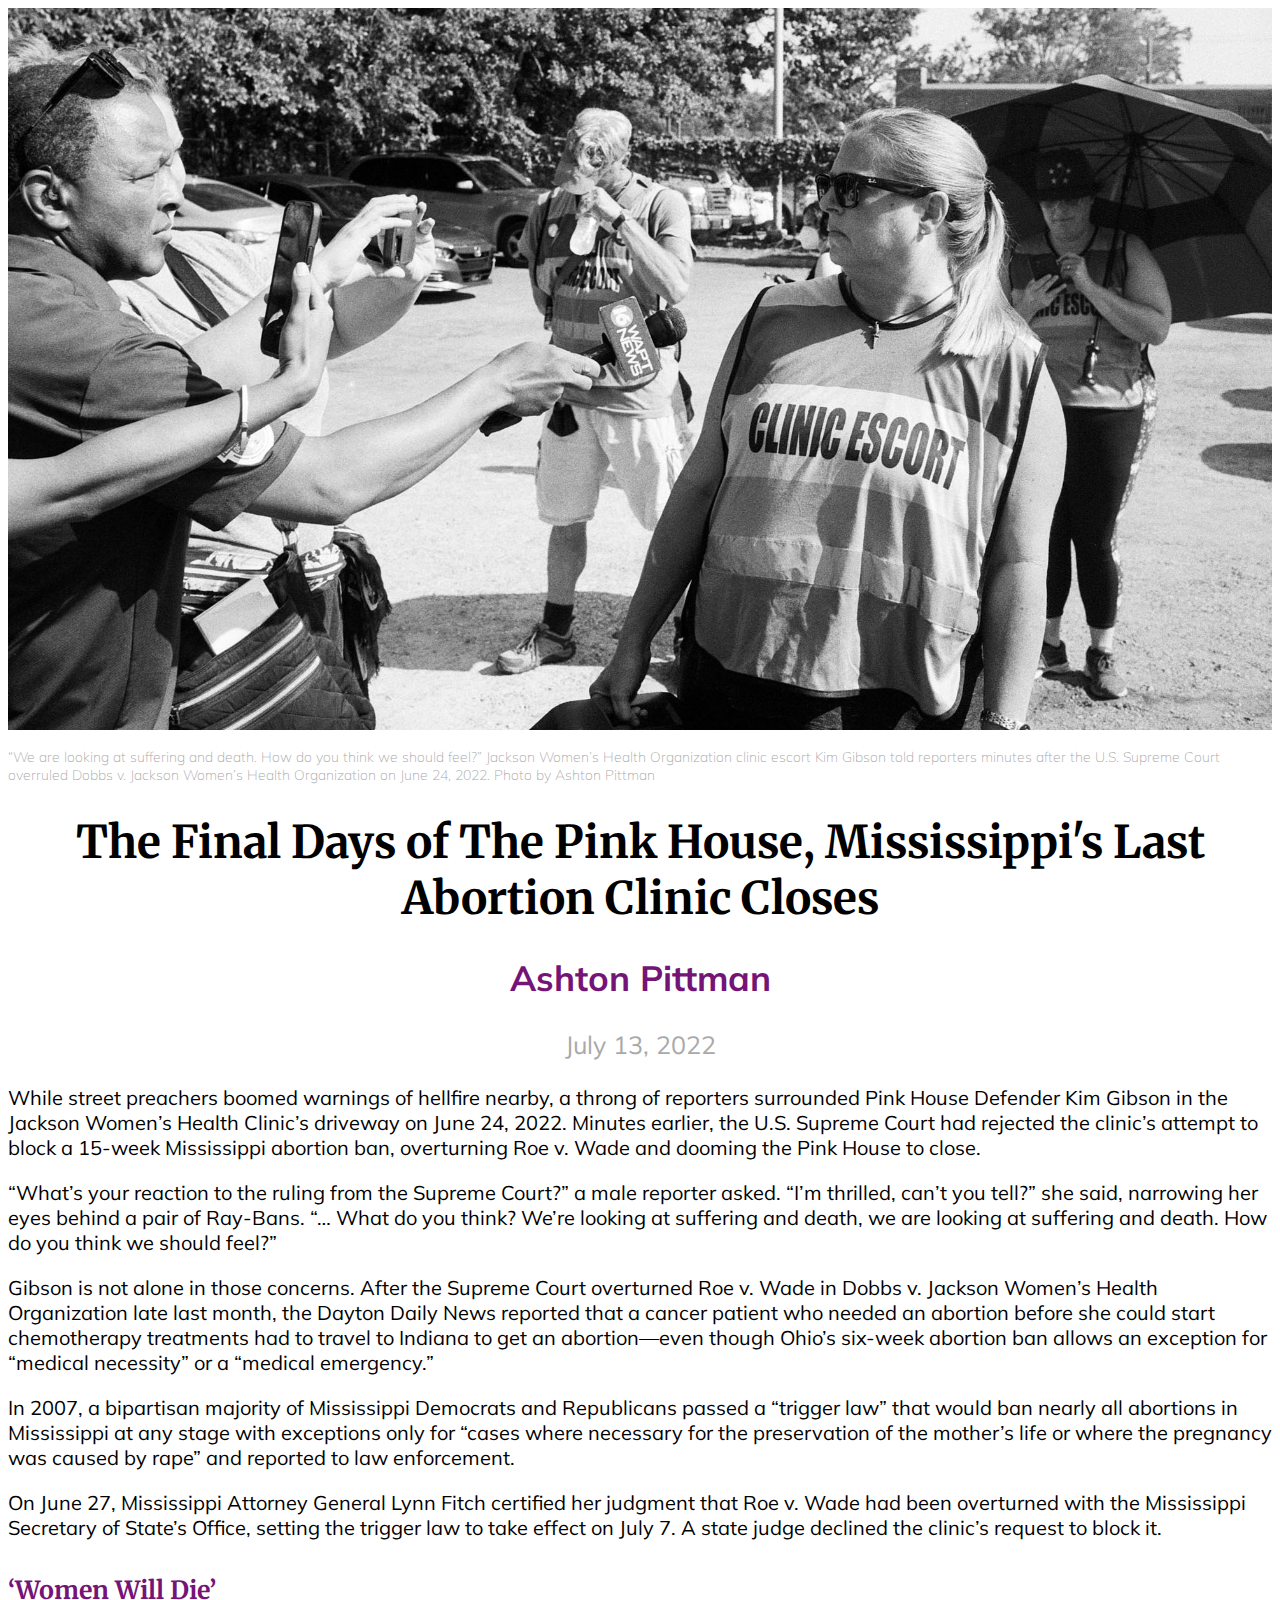
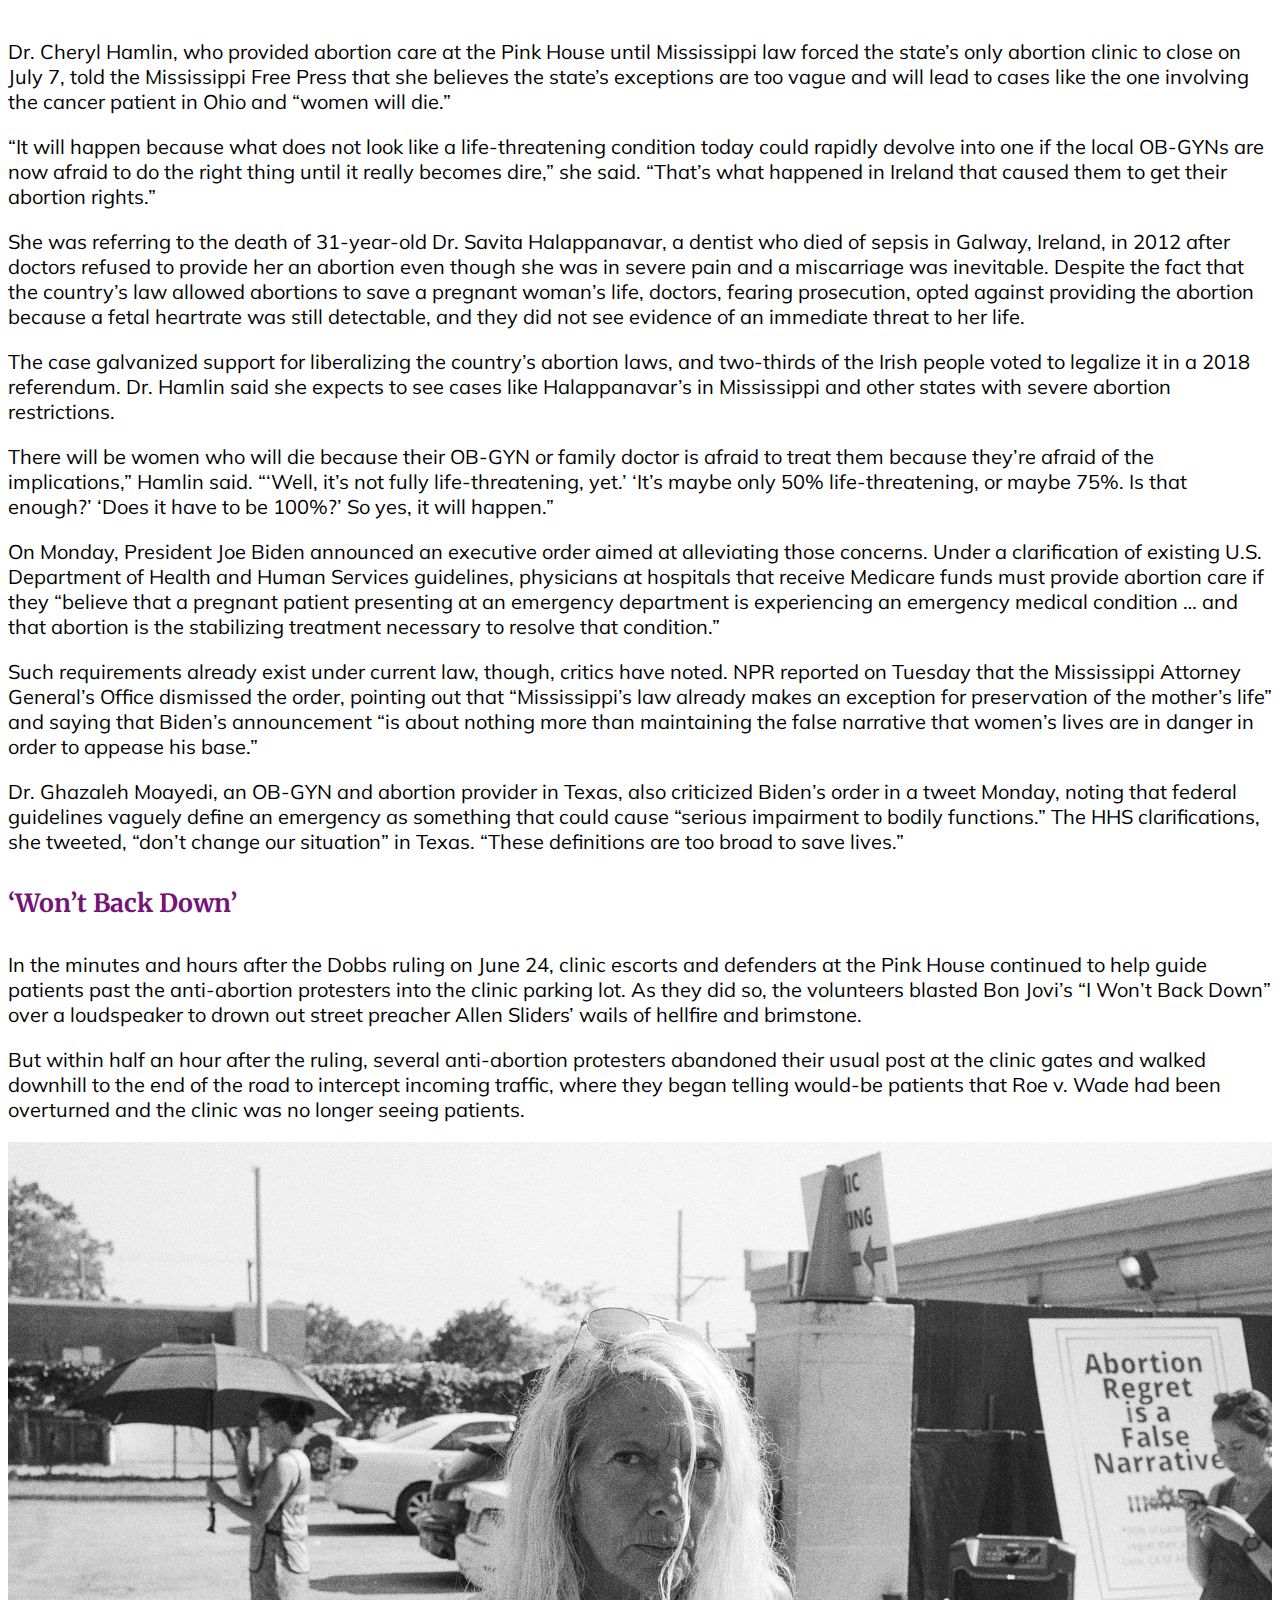
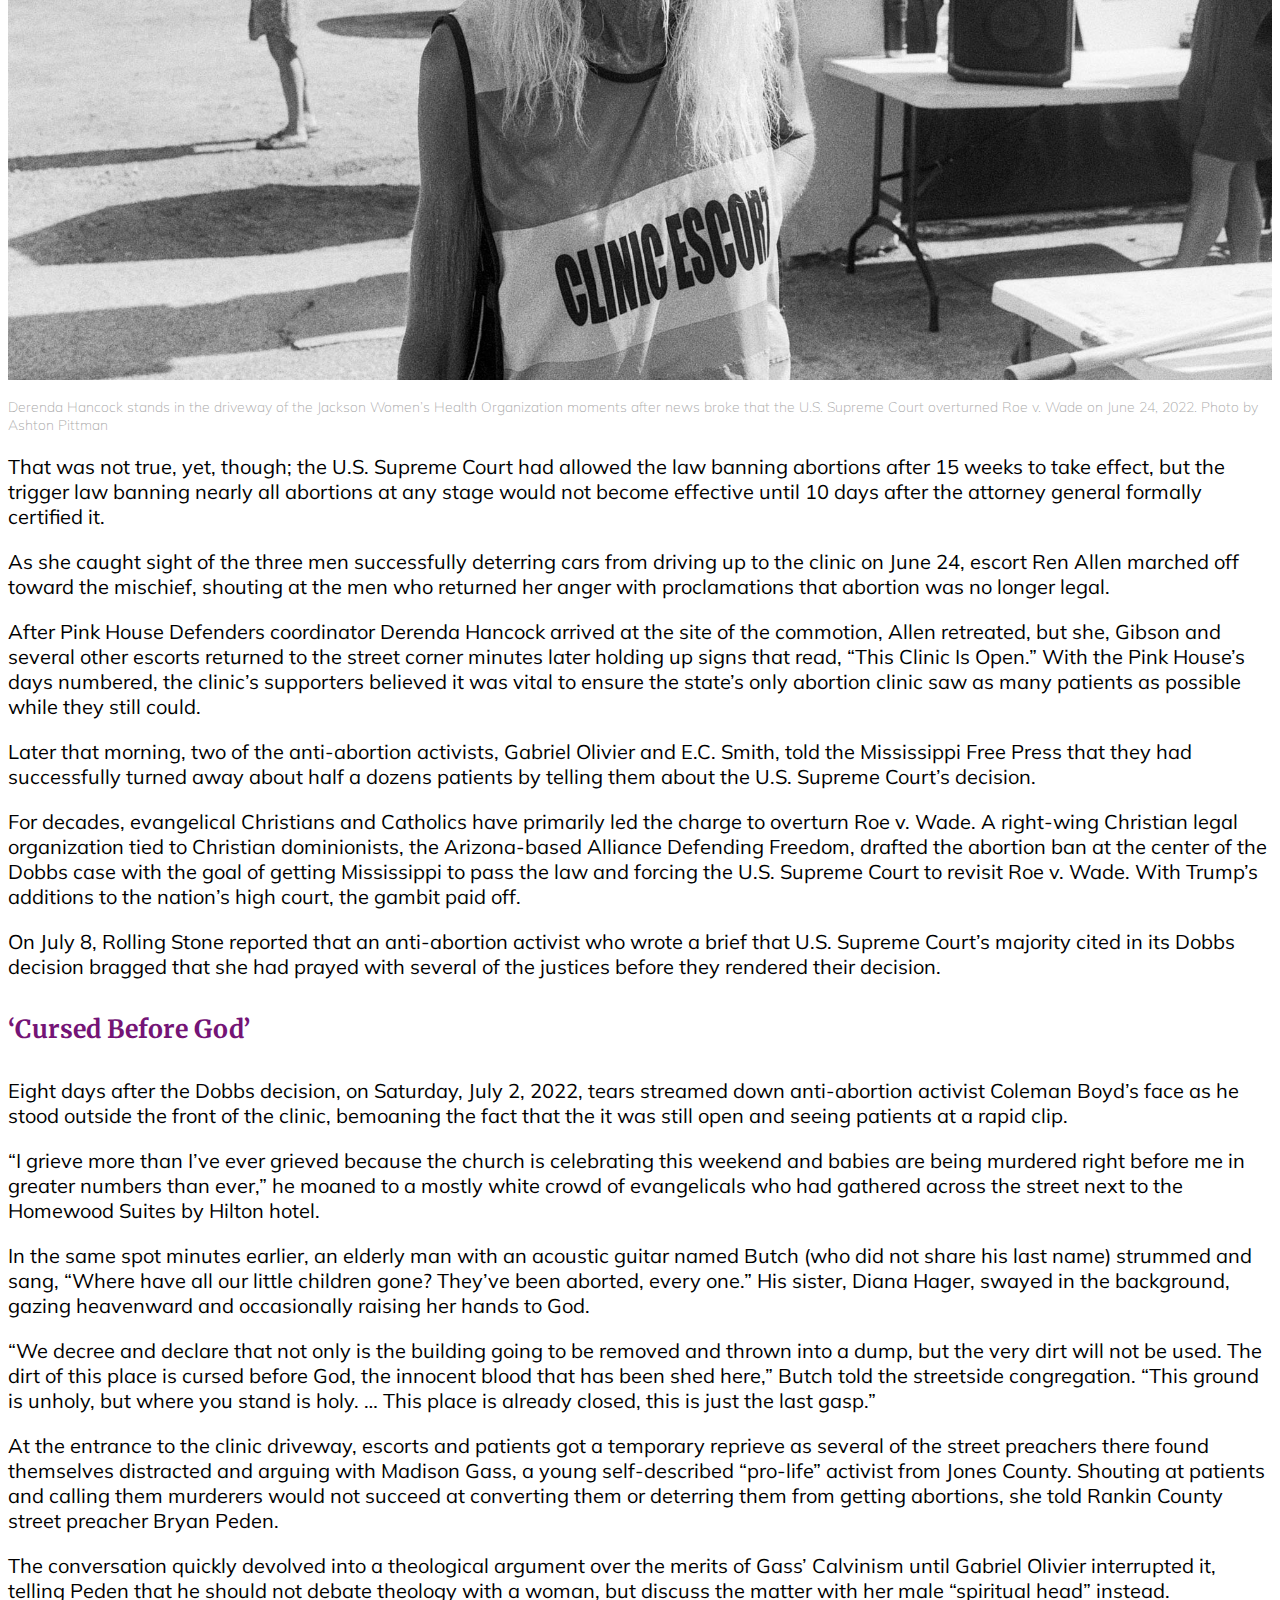
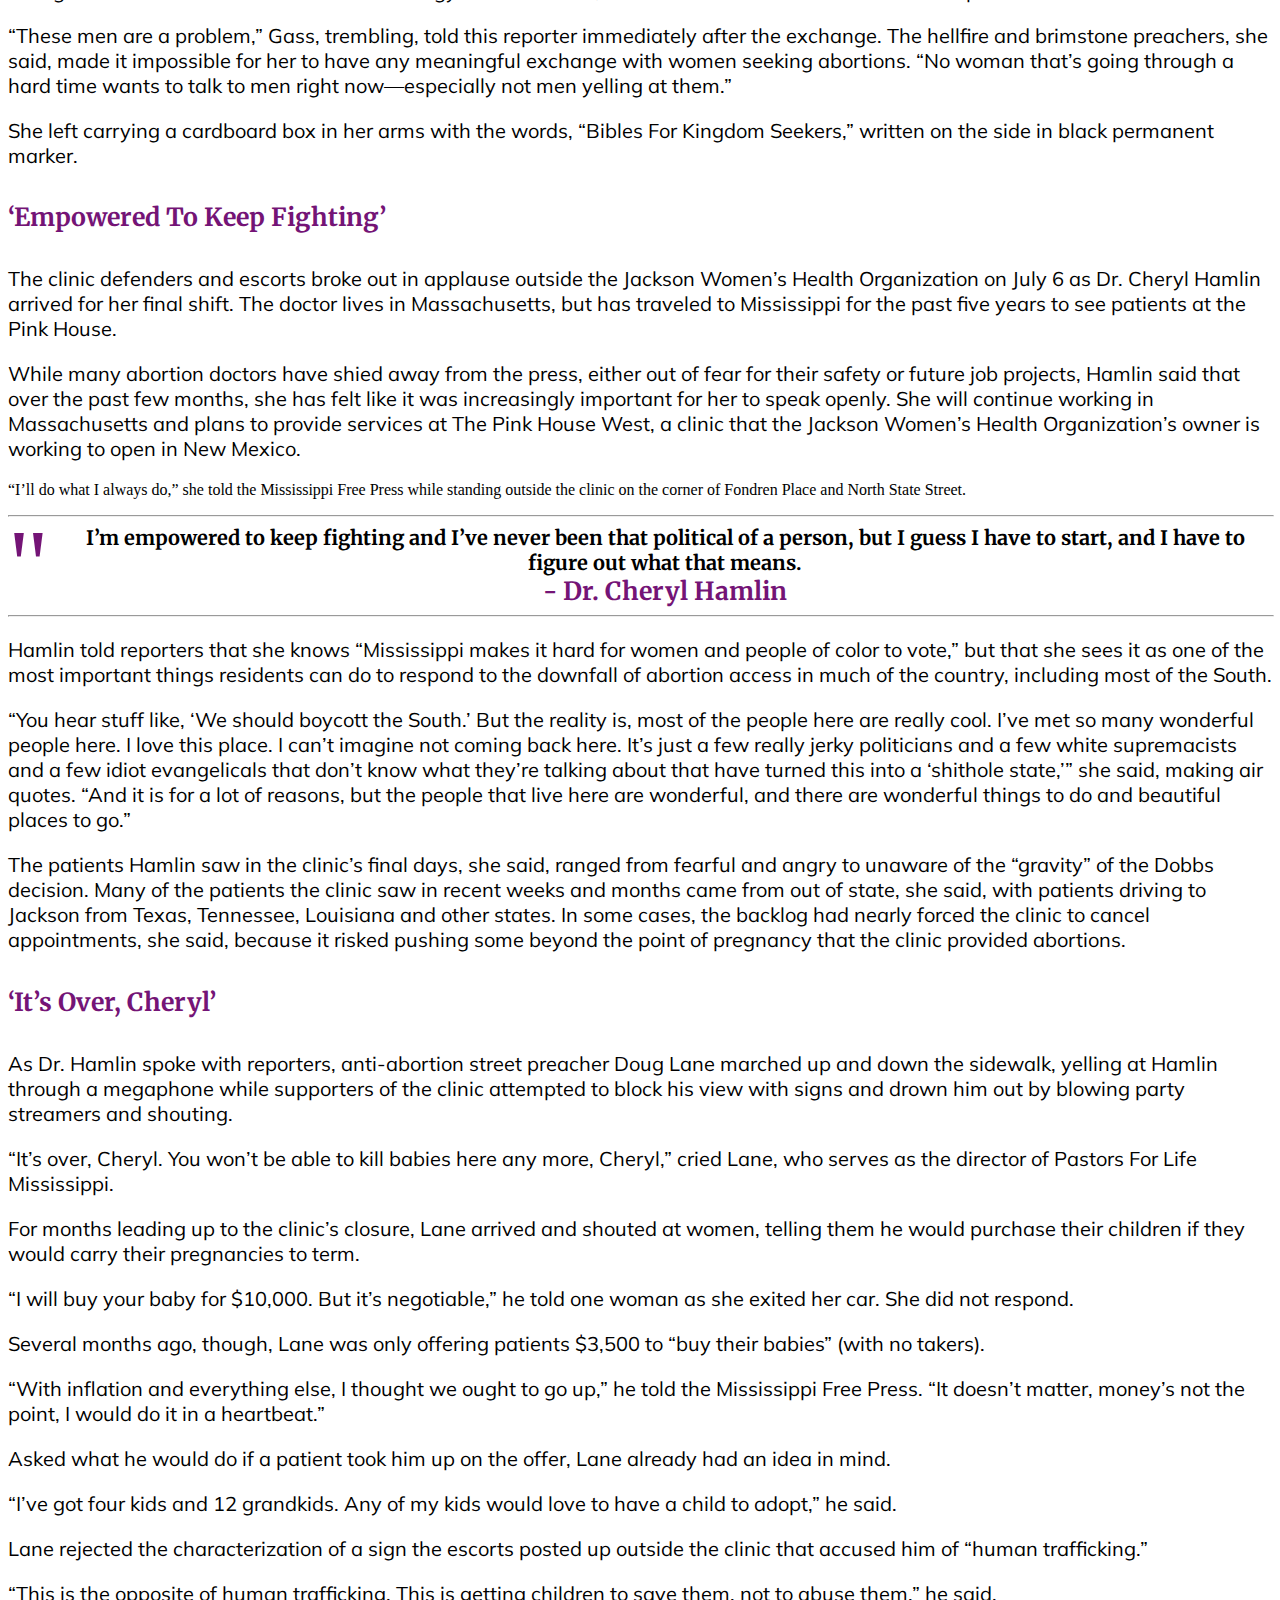
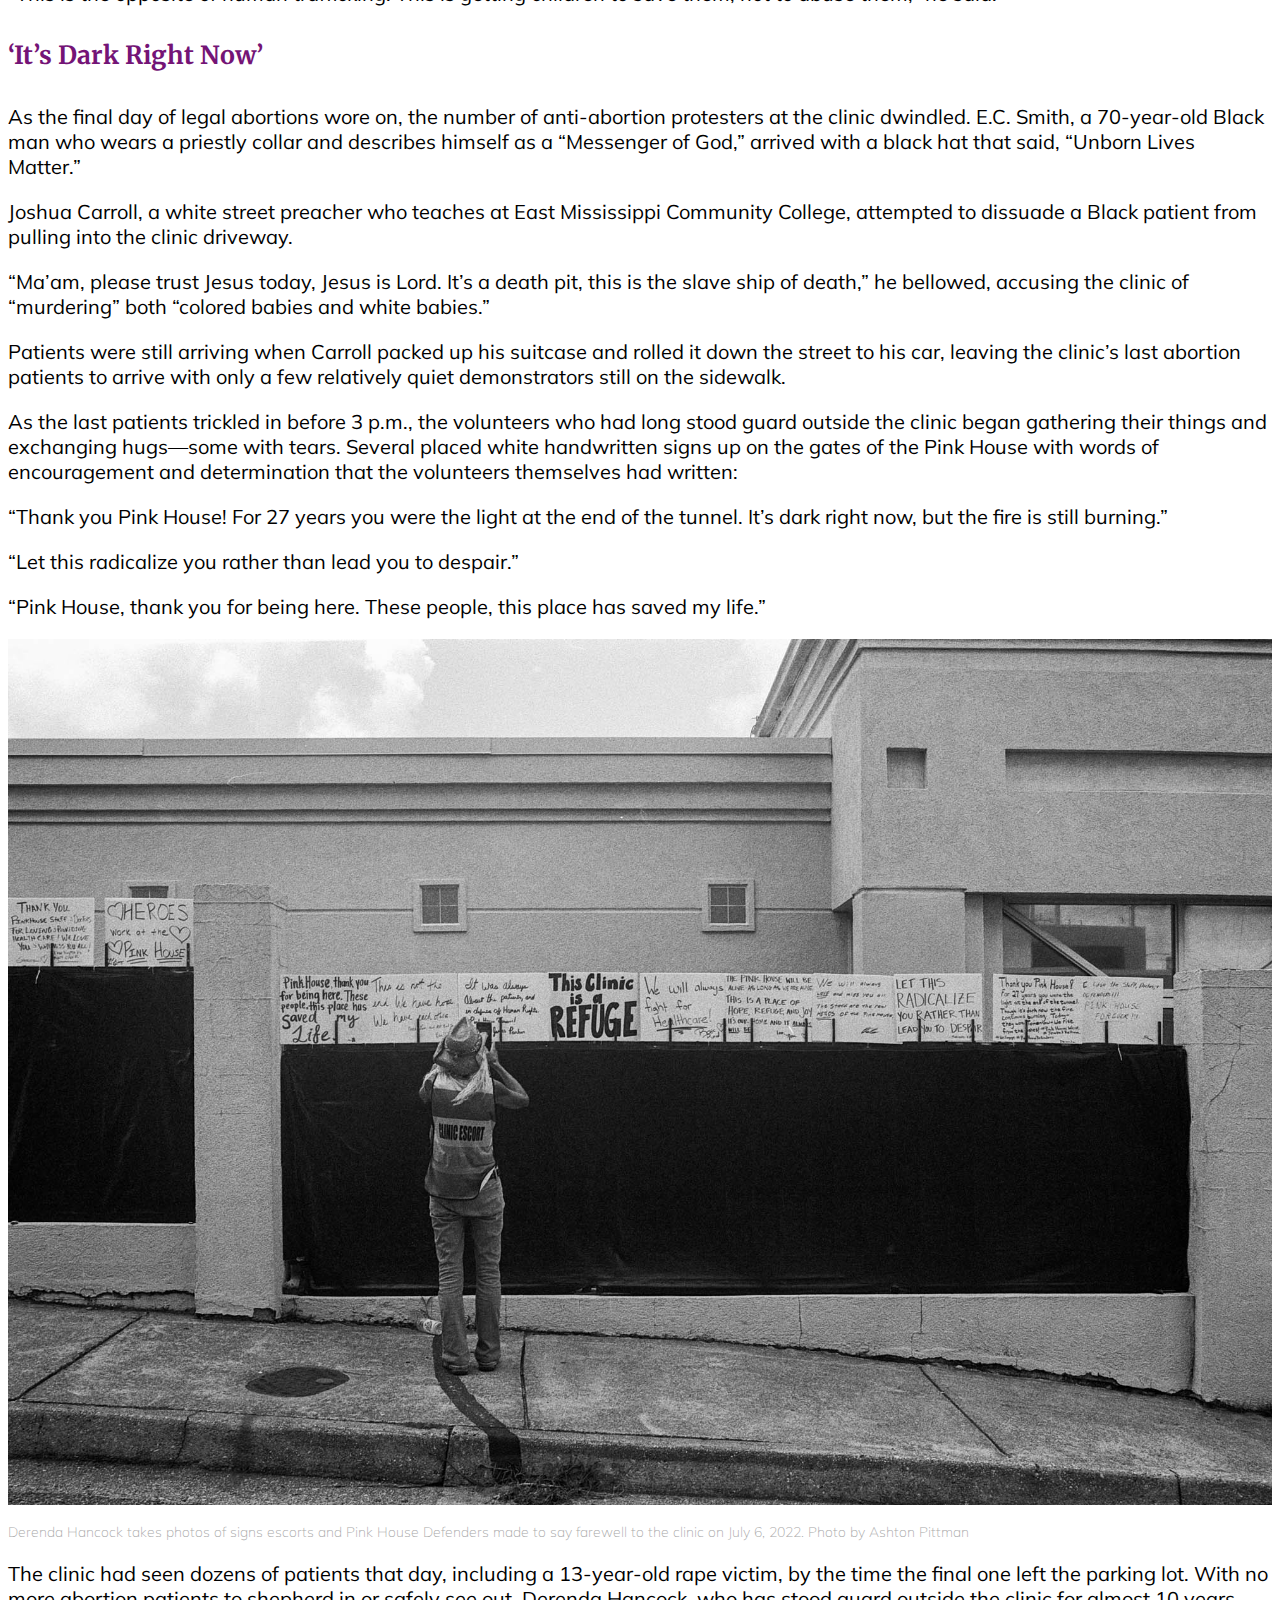
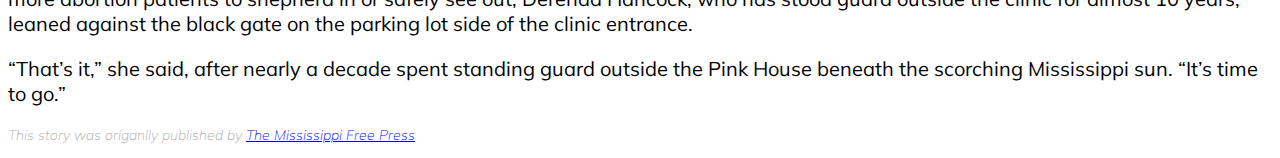
<file: final-project/index.html>
<!DOCTYPE html>

<html lang="en">
    
<head>
<meta charset="utf-8">
<meta name="viewport" content="width=device-width, initial-scale=1, shrink-to-fit=no">
<meta name="description" content="The heart-wrenching story of Mississippi's last abortion clinic">
    <title>Laine Napoli Final Project</title>
    
<!-- Bootstrap CSS and JavaScript -->
<link href="https://cdn.jsdelivr.net/npm/bootstrap@5.0.1/dist/css/bootstrap.min.css" rel="stylesheet" integrity="sha384-+0n0xVW2eSR5OomGNYDnhzAbDsOXxcvSN1TPprVMTNDbiYZCxYbOOl7+AMvyTG2x" crossorigin="anonymous">
<script src="https://cdn.jsdelivr.net/npm/bootstrap@5.0.1/dist/js/bootstrap.bundle.min.js" integrity="sha384-gtEjrD/SeCtmISkJkNUaaKMoLD0//ElJ19smozuHV6z3Iehds+3Ulb9Bn9Plx0x4" crossorigin="anonymous"></script>
<link rel="stylesheet" href="https://cdn.jsdelivr.net/npm/bootstrap-icons@1.5.0/font/bootstrap-icons.css">

<link rel="stylesheet" href="style.css">

<link href="https://fonts.googleapis.com/css?family=Merriweather|Muli:300" rel="stylesheet">
    
</head>
    
<body>

<div class="container-fluid">
    <div class="row">
        <div class="col">
            <img src="leadimage.jpg" alt="An abortion clinic defender looks a reporters with disappointment" class=leadimage>
            <p class="caption">“We are looking at suffering and death. How do you think we should feel?” Jackson Women’s Health Organization clinic escort Kim Gibson told reporters minutes after the U.S. Supreme Court overruled Dobbs v. Jackson Women’s Health Organization on June 24, 2022. Photo by Ashton Pittman</p>
        </div>
    </div>
</div>
    
<div class="container">
    <div class="row">
          <div class="col-sm-8 offset-sm-2">
        <h1>The Final Days of The Pink House, Mississippi's Last Abortion Clinic Closes</h1>
        <h2>Ashton Pittman</h2>
        <h3>July 13, 2022</h3>
        </div>
    </div>
</div>
    
<div class="container">
    <div class="row">
        <div class="col-sm-8 offset-sm-2">
        <p class="bodytext">While street preachers boomed warnings of hellfire nearby, a throng of reporters surrounded Pink House Defender Kim Gibson in the Jackson Women’s Health Clinic’s driveway on June 24, 2022. Minutes earlier, the U.S. Supreme Court had rejected the clinic’s attempt to block a 15-week Mississippi abortion ban, overturning Roe v. Wade and dooming the Pink House to close.</p>
        <p class="bodytext">“What’s your reaction to the ruling from the Supreme Court?” a male reporter asked. “I’m thrilled, can’t you tell?” she said, narrowing her eyes behind a pair of Ray-Bans. “… What do you think? We’re looking at suffering and death, we are looking at suffering and death. How do you think we should feel?”</p>
        <p class="bodytext">Gibson is not alone in those concerns. After the Supreme Court overturned Roe v. Wade in Dobbs v. Jackson Women’s Health Organization late last month, the Dayton Daily News reported that a cancer patient who needed an abortion before she could start chemotherapy treatments had to travel to Indiana to get an abortion—even though Ohio’s six-week abortion ban allows an exception for “medical necessity” or a “medical emergency.”</p>
        <p class="bodytext">In 2007, a bipartisan majority of Mississippi Democrats and Republicans passed a “trigger law” that would ban nearly all abortions in Mississippi at any stage with exceptions only for “cases where necessary for the preservation of the mother’s life or where the pregnancy was caused by rape” and reported to law enforcement.</p>
        <p class="bodytext">On June 27, Mississippi Attorney General Lynn Fitch certified her judgment that Roe v. Wade had been overturned with the Mississippi Secretary of State’s Office, setting the trigger law to take effect on July 7. A state judge declined the clinic’s request to block it.</p>
        </div>
    </div>
</div>

<div class="container">
    <div class="row">
        <div class="col-sm-8 offset-sm-2">
        <h4>‘Women Will Die’</h4>
        <p class="bodytext">Dr. Cheryl Hamlin, who provided abortion care at the Pink House until Mississippi law forced the state’s only abortion clinic to close on July 7, told the Mississippi Free Press that she believes the state’s exceptions are too vague and will lead to cases like the one involving the cancer patient in Ohio and “women will die.”</p>
        <p class="bodytext">“It will happen because what does not look like a life-threatening condition today could rapidly devolve into one if the local OB-GYNs are now afraid to do the right thing until it really becomes dire,” she said. “That’s what happened in Ireland that caused them to get their abortion rights.”</p>
        <p class="bodytext">She was referring to the death of 31-year-old Dr. Savita Halappanavar, a dentist who died of sepsis in Galway, Ireland, in 2012 after doctors refused to provide her an abortion even though she was in severe pain and a miscarriage was inevitable. Despite the fact that the country’s law allowed abortions to save a pregnant woman’s life, doctors, fearing prosecution, opted against providing the abortion because a fetal heartrate was still detectable, and they did not see evidence of an immediate threat to her life.</p>
        <p class="bodytext">The case galvanized support for liberalizing the country’s abortion laws, and two-thirds of the Irish people voted to legalize it in a 2018 referendum. Dr. Hamlin said she expects to see cases like Halappanavar’s in Mississippi and other states with severe abortion restrictions.</p>
        <p class="bodytext">There will be women who will die because their OB-GYN or family doctor is afraid to treat them because they’re afraid of the implications,” Hamlin said. “‘Well, it’s not fully life-threatening, yet.’ ‘It’s maybe only 50% life-threatening, or maybe 75%. Is that enough?’ ‘Does it have to be 100%?’ So yes, it will happen.”</p>
        </div>
    </div>
</div>
    
<div class="container">
    <div class="row">
        <div class="col-sm-8 offset-sm-2">
        <p class="bodytext">On Monday, President Joe Biden announced an executive order aimed at alleviating those concerns. Under a clarification of existing U.S. Department of Health and Human Services guidelines, physicians at hospitals that receive Medicare funds must provide abortion care if they “believe that a pregnant patient presenting at an emergency department is experiencing an emergency medical condition … and that abortion is the stabilizing treatment necessary to resolve that condition.”</p>
        <p class="bodytext">Such requirements already exist under current law, though, critics have noted. NPR reported on Tuesday that the Mississippi Attorney General’s Office dismissed the order, pointing out that “Mississippi’s law already makes an exception for preservation of the mother’s life” and saying that Biden’s announcement “is about nothing more than maintaining the false narrative that women’s lives are in danger in order to appease his base.”</p>
        <p class="bodytext">Dr. Ghazaleh Moayedi, an OB-GYN and abortion provider in Texas, also criticized Biden’s order in a tweet Monday, noting that federal guidelines vaguely define an emergency as something that could cause “serious impairment to bodily functions.” The HHS clarifications, she tweeted, “don’t change our situation” in Texas. “These definitions are too broad to save lives.”</p>
        </div>
    </div>
</div>

<div class="container">
    <div class="row">
        <div class="col-sm-8 offset-sm-2">
        <h4>‘Won’t Back Down’</h4>
        <p class="bodytext">In the minutes and hours after the Dobbs ruling on June 24, clinic escorts and defenders at the Pink House continued to help guide patients past the anti-abortion protesters into the clinic parking lot. As they did so, the volunteers blasted Bon Jovi’s “I Won’t Back Down” over a loudspeaker to drown out street preacher Allen Sliders’ wails of hellfire and brimstone.</p>
        <p class="bodytext">But within half an hour after the ruling, several anti-abortion protesters abandoned their usual post at the clinic gates and walked downhill to the end of the road to intercept incoming traffic, where they began telling would-be patients that Roe v. Wade had been overturned and the clinic was no longer seeing patients.</p>
        </div>
    </div>
</div>

<div class="container">
    <div class="row">
       <div class="col-sm-8 offset-sm-2">
        <img src="photo2.jpg" alt="An abortion clinic defender captured looking upset after the Supreme Court overturned Roe. V Wade" class=bodyimage>
            <p class="caption">Derenda Hancock stands in the driveway of the Jackson Women’s Health Organization moments after news broke that the U.S. Supreme Court overturned Roe v. Wade on June 24, 2022. Photo by Ashton Pittman</p>
        </div>
    </div>
</div>

<div class="container">
    <div class="row">
        <div class="col-sm-8 offset-sm-2">
        <p class="bodytext">That was not true, yet, though; the U.S. Supreme Court had allowed the law banning abortions after 15 weeks to take effect, but the trigger law banning nearly all abortions at any stage would not become effective until 10 days after the attorney general formally certified it.</p>
        <p class="bodytext">As she caught sight of the three men successfully deterring cars from driving up to the clinic on June 24, escort Ren Allen marched off toward the mischief, shouting at the men who returned her anger with proclamations that abortion was no longer legal.</p>
        <p class="bodytext">After Pink House Defenders coordinator Derenda Hancock arrived at the site of the commotion, Allen retreated, but she, Gibson and several other escorts returned to the street corner minutes later holding up signs that read, “This Clinic Is Open.” With the Pink House’s days numbered, the clinic’s supporters believed it was vital to ensure the state’s only abortion clinic saw as many patients as possible while they still could.</p>
        <p class="bodytext">Later that morning, two of the anti-abortion activists, Gabriel Olivier and E.C. Smith, told the Mississippi Free Press that they had successfully turned away about half a dozens patients by telling them about the U.S. Supreme Court’s decision.</p>
        <p class="bodytext">For decades, evangelical Christians and Catholics have primarily led the charge to overturn Roe v. Wade. A right-wing Christian legal organization tied to Christian dominionists, the Arizona-based Alliance Defending Freedom, drafted the abortion ban at the center of the Dobbs case with the goal of getting Mississippi to pass the law and forcing the U.S. Supreme Court to revisit Roe v. Wade. With Trump’s additions to the nation’s high court, the gambit paid off.</p>
        <p class="bodytext">On July 8, Rolling Stone reported that an anti-abortion activist who wrote a brief that U.S. Supreme Court’s majority cited in its Dobbs decision bragged that she had prayed with several of the justices before they rendered their decision.</p>
        </div>
    </div>
</div>

<div class="container">
    <div class="row">
        <div class="col-sm-8 offset-sm-2">
        <h4>‘Cursed Before God’</h4>
        <p class="bodytext">Eight days after the Dobbs decision, on Saturday, July 2, 2022, tears streamed down anti-abortion activist Coleman Boyd’s face as he stood outside the front of the clinic, bemoaning the fact that the it was still open and seeing patients at a rapid clip.</p>
        <p class="bodytext">“I grieve more than I’ve ever grieved because the church is celebrating this weekend and babies are being murdered right before me in greater numbers than ever,” he moaned to a mostly white crowd of evangelicals who had gathered across the street next to the Homewood Suites by Hilton hotel.</p>
        <p class="bodytext">In the same spot minutes earlier, an elderly man with an acoustic guitar named Butch (who did not share his last name) strummed and sang, “Where have all our little children gone? They’ve been aborted, every one.” His sister, Diana Hager, swayed in the background, gazing heavenward and occasionally raising her hands to God.</p>
        <p class="bodytext">“We decree and declare that not only is the building going to be removed and thrown into a dump, but the very dirt will not be used. The dirt of this place is cursed before God, the innocent blood that has been shed here,” Butch told the streetside congregation. “This ground is unholy, but where you stand is holy. … This place is already closed, this is just the last gasp.”</p>
        <p class="bodytext">At the entrance to the clinic driveway, escorts and patients got a temporary reprieve as several of the street preachers there found themselves distracted and arguing with Madison Gass, a young self-described “pro-life” activist from Jones County. Shouting at patients and calling them murderers would not succeed at converting them or deterring them from getting abortions, she told Rankin County street preacher Bryan Peden.</p>
        <p class="bodytext">The conversation quickly devolved into a theological argument over the merits of Gass’ Calvinism until Gabriel Olivier interrupted it, telling Peden that he should not debate theology with a woman, but discuss the matter with her male “spiritual head” instead.</p>
        <p class="bodytext">“These men are a problem,” Gass, trembling, told this reporter immediately after the exchange. The hellfire and brimstone preachers, she said, made it impossible for her to have any meaningful exchange with women seeking abortions. “No woman that’s going through a hard time wants to talk to men right now—especially not men yelling at them.”</p>
        <p class="bodytext">She left carrying a cardboard box in her arms with the words, “Bibles For Kingdom Seekers,” written on the side in black permanent marker.</p>
        </div>
    </div>
</div>

<div class="container">
    <div class="row">
        <div class="col-sm-8 offset-sm-2">
        <div class="flourish-embed flourish-cards" data-src="visualisation/12109182"><script src="https://public.flourish.studio/resources/embed.js"></script></div>
        </div>
    </div>
</div>
    
<div class="container">
    <div class="row">
        <div class="col-sm-8 offset-sm-2">
        <h4>‘Empowered To Keep Fighting’</h4>
        <p class="bodytext">The clinic defenders and escorts broke out in applause outside the Jackson Women’s Health Organization on July 6 as Dr. Cheryl Hamlin arrived for her final shift. The doctor lives in Massachusetts, but has traveled to Mississippi for the past five years to see patients at the Pink House.</p>
        <p class="bodytext">While many abortion doctors have shied away from the press, either out of fear for their safety or future job projects, Hamlin said that over the past few months, she has felt like it was increasingly important for her to speak openly. She will continue working in Massachusetts and plans to provide services at The Pink House West, a clinic that the Jackson Women’s Health Organization’s owner is working to open in New Mexico.</p>
        <p class>“I’ll do what I always do,” she told the Mississippi Free Press while standing outside the clinic on the corner of Fondren Place and North State Street.</p>
        </div>
    </div>
</div>
            
<div class="container">
    <div class="row">
       <div class="col-sm-8 offset-sm-2">  
           <hr class="quoteline-top">
           <div class="quotemark">"</div>
           <div class="quotetext">I’m empowered to keep fighting and I’ve never been that political of a person, but I guess I have to start, and I have to figure out what that means.</div>
           <div class="quoteattribution">- Dr. Cheryl Hamlin</div>
           <hr class="quoteline-bottom">
        </div>
    </div>
</div>

<div class="container">
    <div class="row">
        <div class="col-sm-8 offset-sm-2">
        <p class="bodytext">Hamlin told reporters that she knows “Mississippi makes it hard for women and people of color to vote,” but that she sees it as one of the most important things residents can do to respond to the downfall of abortion access in much of the country, including most of the South.</p>
        <p class="bodytext">“You hear stuff like, ‘We should boycott the South.’ But the reality is, most of the people here are really cool. I’ve met so many wonderful people here. I love this place. I can’t imagine not coming back here. It’s just a few really jerky politicians and a few white supremacists and a few idiot evangelicals that don’t know what they’re talking about that have turned this into a ‘shithole state,’” she said, making air quotes. “And it is for a lot of reasons, but the people that live here are wonderful, and there are wonderful things to do and beautiful places to go.”</p>
        <p class="bodytext">The patients Hamlin saw in the clinic’s final days, she said, ranged from fearful and angry to unaware of the “gravity” of the Dobbs decision. Many of the patients the clinic saw in recent weeks and months came from out of state, she said, with patients driving to Jackson from Texas, Tennessee, Louisiana and other states. In some cases, the backlog had nearly forced the clinic to cancel appointments, she said, because it risked pushing some beyond the point of pregnancy that the clinic provided abortions.</p>
        </div>
    </div>
</div>

<div class="container">
    <div class="row">
        <div class="col-sm-8 offset-sm-2">
        <h4>‘It’s Over, Cheryl’</h4>
        <p class="bodytext">As Dr. Hamlin spoke with reporters, anti-abortion street preacher Doug Lane marched up and down the sidewalk, yelling at Hamlin through a megaphone while supporters of the clinic attempted to block his view with signs and drown him out by blowing party streamers and shouting.</p>
        <p class="bodytext">“It’s over, Cheryl. You won’t be able to kill babies here any more, Cheryl,” cried Lane, who serves as the director of Pastors For Life Mississippi.</p>
        </div>
    </div>
</div>

<div class="container">
    <div class="row">
       <div class="col-sm-8 offset-sm-2">
        <div class="flourish-embed flourish-map" data-src="visualisation/12109113"><script src="https://public.flourish.studio/resources/embed.js"></script></div>
        </div>
    </div>
</div>
    
<div class="container">
    <div class="row">
        <div class="col-sm-8 offset-sm-2">
        <p class="bodytext">For months leading up to the clinic’s closure, Lane arrived and shouted at women, telling them he would purchase their children if they would carry their pregnancies to term.</p>
        <p class="bodytext">“I will buy your baby for $10,000. But it’s negotiable,” he told one woman as she exited her car. She did not respond.</p>
        <p class="bodytext">Several months ago, though, Lane was only offering patients $3,500 to “buy their babies” (with no takers).</p>
        <p class="bodytext">“With inflation and everything else, I thought we ought to go up,” he told the Mississippi Free Press. “It doesn’t matter, money’s not the point, I would do it in a heartbeat.”</p>
        <p class="bodytext">Asked what he would do if a patient took him up on the offer, Lane already had an idea in mind.</p>
        <p class="bodytext">“I’ve got four kids and 12 grandkids. Any of my kids would love to have a child to adopt,” he said.</p>
        <p class="bodytext">Lane rejected the characterization of a sign the escorts posted up outside the clinic that accused him of “human trafficking.”</p>
        <p class="bodytext">“This is the opposite of human trafficking. This is getting children to save them, not to abuse them,” he said.</p>
        </div>
    </div>
</div>

<div class="container">
    <div class="row">
        <div class="col-sm-8 offset-sm-2">
        <h4>‘It’s Dark Right Now’</h4>
        <p class="bodytext">As the final day of legal abortions wore on, the number of anti-abortion protesters at the clinic dwindled. E.C. Smith, a 70-year-old Black man who wears a priestly collar and describes himself as a “Messenger of God,” arrived with a black hat that said, “Unborn Lives Matter.” </p>
        <p class="bodytext">Joshua Carroll, a white street preacher who teaches at East Mississippi Community College, attempted to dissuade a Black patient from pulling into the clinic driveway.</p>
        <p class="bodytext">“Ma’am, please trust Jesus today, Jesus is Lord. It’s a death pit, this is the slave ship of death,” he bellowed, accusing the clinic of “murdering” both “colored babies and white babies.”</p>
        <p class="bodytext">Patients were still arriving when Carroll packed up his suitcase and rolled it down the street to his car, leaving the clinic’s last abortion patients to arrive with only a few relatively quiet demonstrators still on the sidewalk.</p>
        <p class="bodytext">As the last patients trickled in before 3 p.m., the volunteers who had long stood guard outside the clinic began gathering their things and exchanging hugs—some with tears. Several placed white handwritten signs up on the gates of the Pink House with words of encouragement and determination that the volunteers themselves had written:</p>
        <p class="bodytext">“Thank you Pink House! For 27 years you were the light at the end of the tunnel. It’s dark right now, but the fire is still burning.”</p>
        <p class="bodytext">“Let this radicalize you rather than lead you to despair.”</p>
        <p class="bodytext">“Pink House, thank you for being here. These people, this place has saved my life.”</p>
        </div>
    </div>
</div>

<div class="container">
    <div class="row">
       <div class="col-sm-8 offset-sm-2">
        <img src="photo3.jpg" alt="A woman looks over an array of posters and signs created to say farewelll to Pink House" class=bodyimage>
            <p class="caption">Derenda Hancock takes photos of signs escorts and Pink House Defenders made to say farewell to the clinic on July 6, 2022. Photo by Ashton Pittman</p>
        </div>
    </div>
</div>

<div class="container">
    <div class="row">
        <div class="col-sm-8 offset-sm-2">
        <p class="bodytext">The clinic had seen dozens of patients that day, including a 13-year-old rape victim, by the time the final one left the parking lot. With no more abortion patients to shepherd in or safely see out, Derenda Hancock, who has stood guard outside the clinic for almost 10 years, leaned against the black gate on the parking lot side of the clinic entrance.</p>
        <p class="bodytext">“That’s it,” she said, after nearly a decade spent standing guard outside the Pink House beneath the scorching Mississippi sun. “It’s time to go.”</p>
        <p class="caption"><em>This story was origanlly published by
            <a href="https://www.mississippifreepress.org/25577/the-last-days-of-the-pink-house">The Mississippi Free Press</a> 
        </em></p>
        </div>
    </div>
</div>
    
</body>
    
</html>
</file>
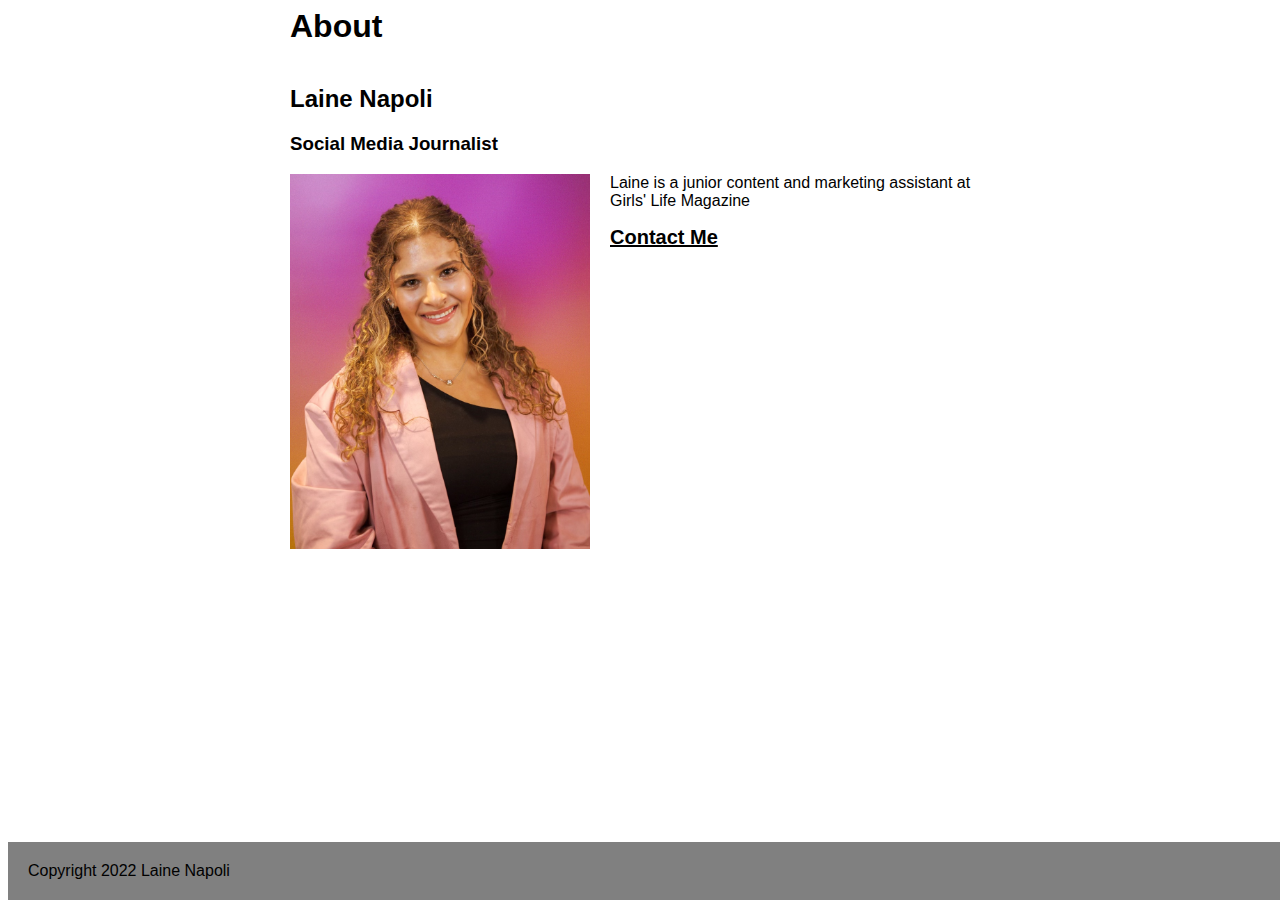
<file: midterm-prep/index.html>
<!DOCTYPE html>

<html lang="en">
    
<head>
<meta charset="utf-8">
<meta name="viewport" content="width=device-width, initial-scale=1, shrink-to-fit=no">

<title>Laine Napoli Midterm Prep</title>
<!-- step 1 -->
    
<link href="style.css" rel="stylesheet">
<!-- step 2 -->
    
</head>
    
<body>
    
<div id="info"> 
    
    <h1>About</h1>
    <h2>Laine Napoli</h2>
    <h3>Social Media Journalist</h3>
    <!-- step 4 -->
    
     <img src="laine-headshot2%20copy.png" alt="a headshot of me" id="headshot">
    <!-- step 5 -->
    <!-- step 6 (alt) -->
    <!-- step 7 (id) -->
    
    <p> Laine is a junior content and marketing assistant at Girls' Life Magazine</p>
    <!-- step 8 -->
    <div id="contact">
        <a href = "mailto:lainenapoli21@gmail.com">Contact Me</a>
    </div>
     <!-- step 9 -->
    
</div>
    <!-- step 3 (div) -->
    
<div id="footer">
    Copyright 2022 Laine Napoli
</div>       
<!-- step 10 -->

</body>
</file>
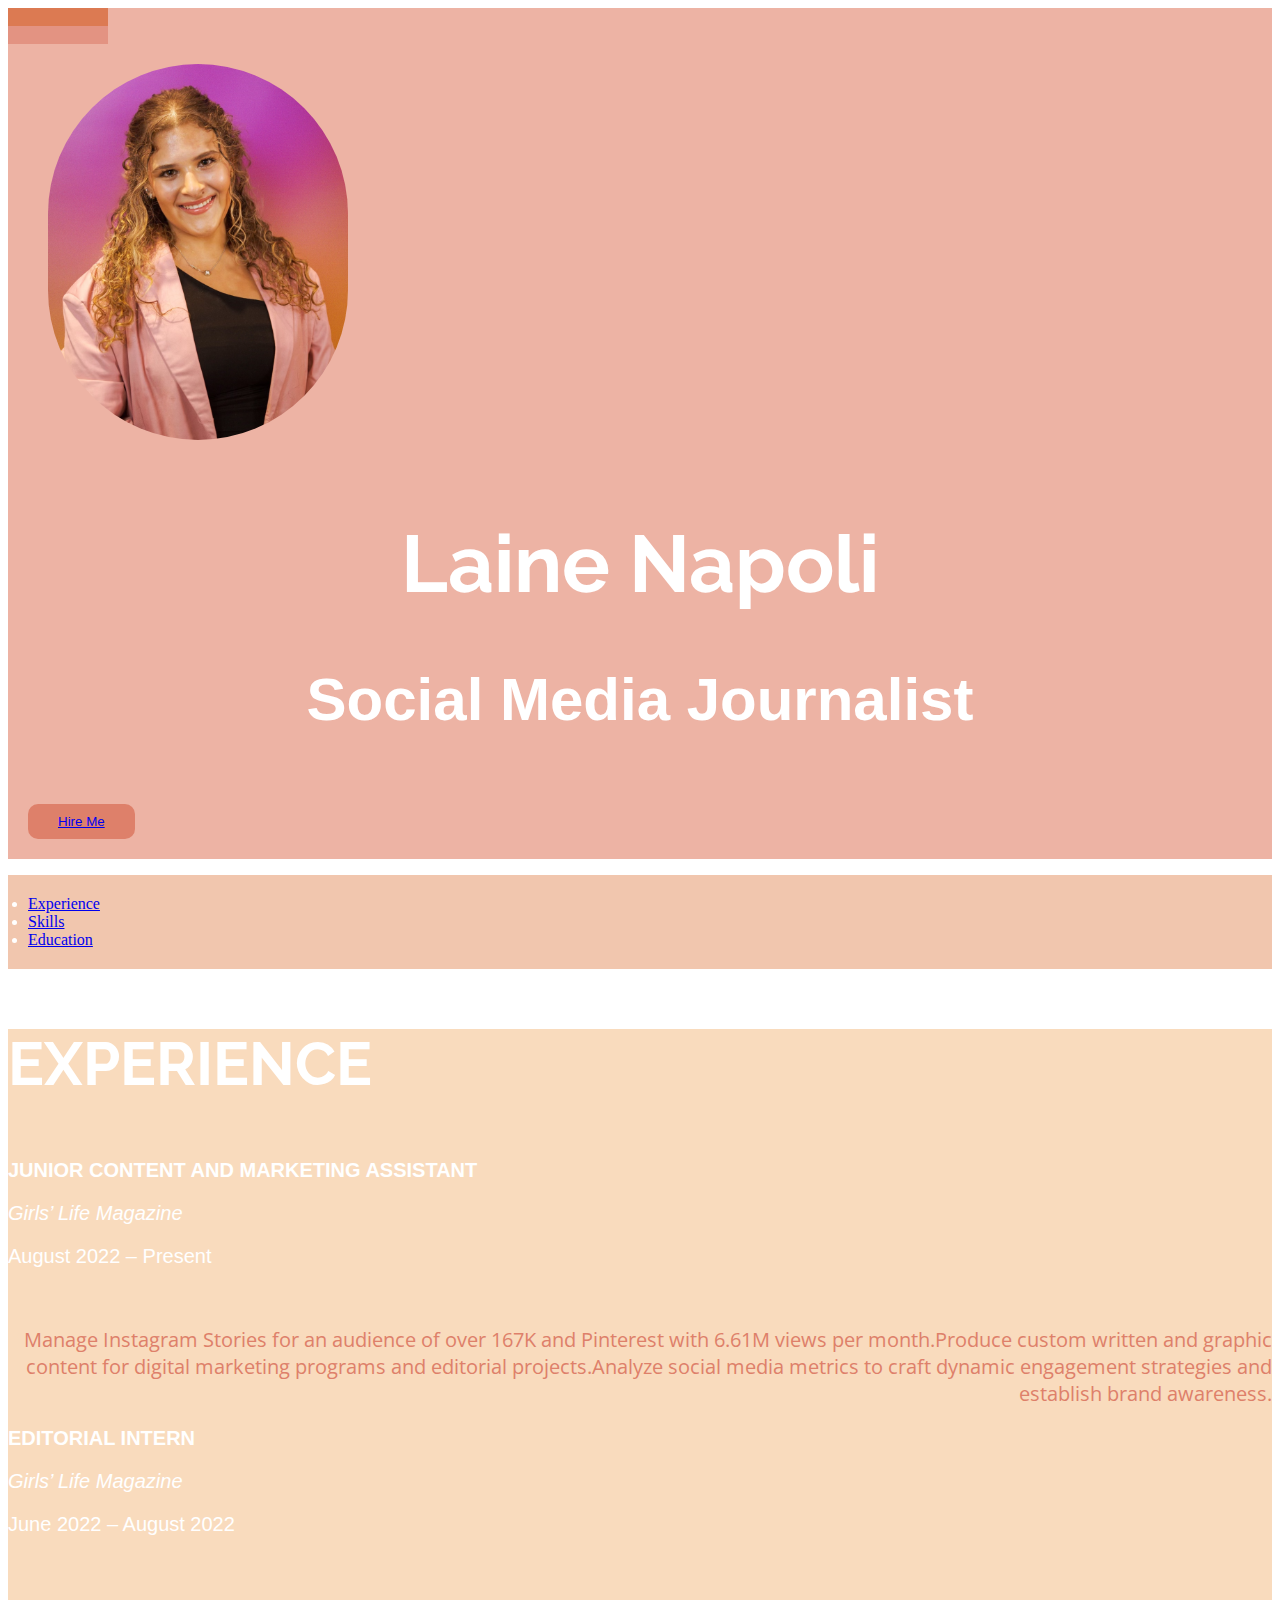
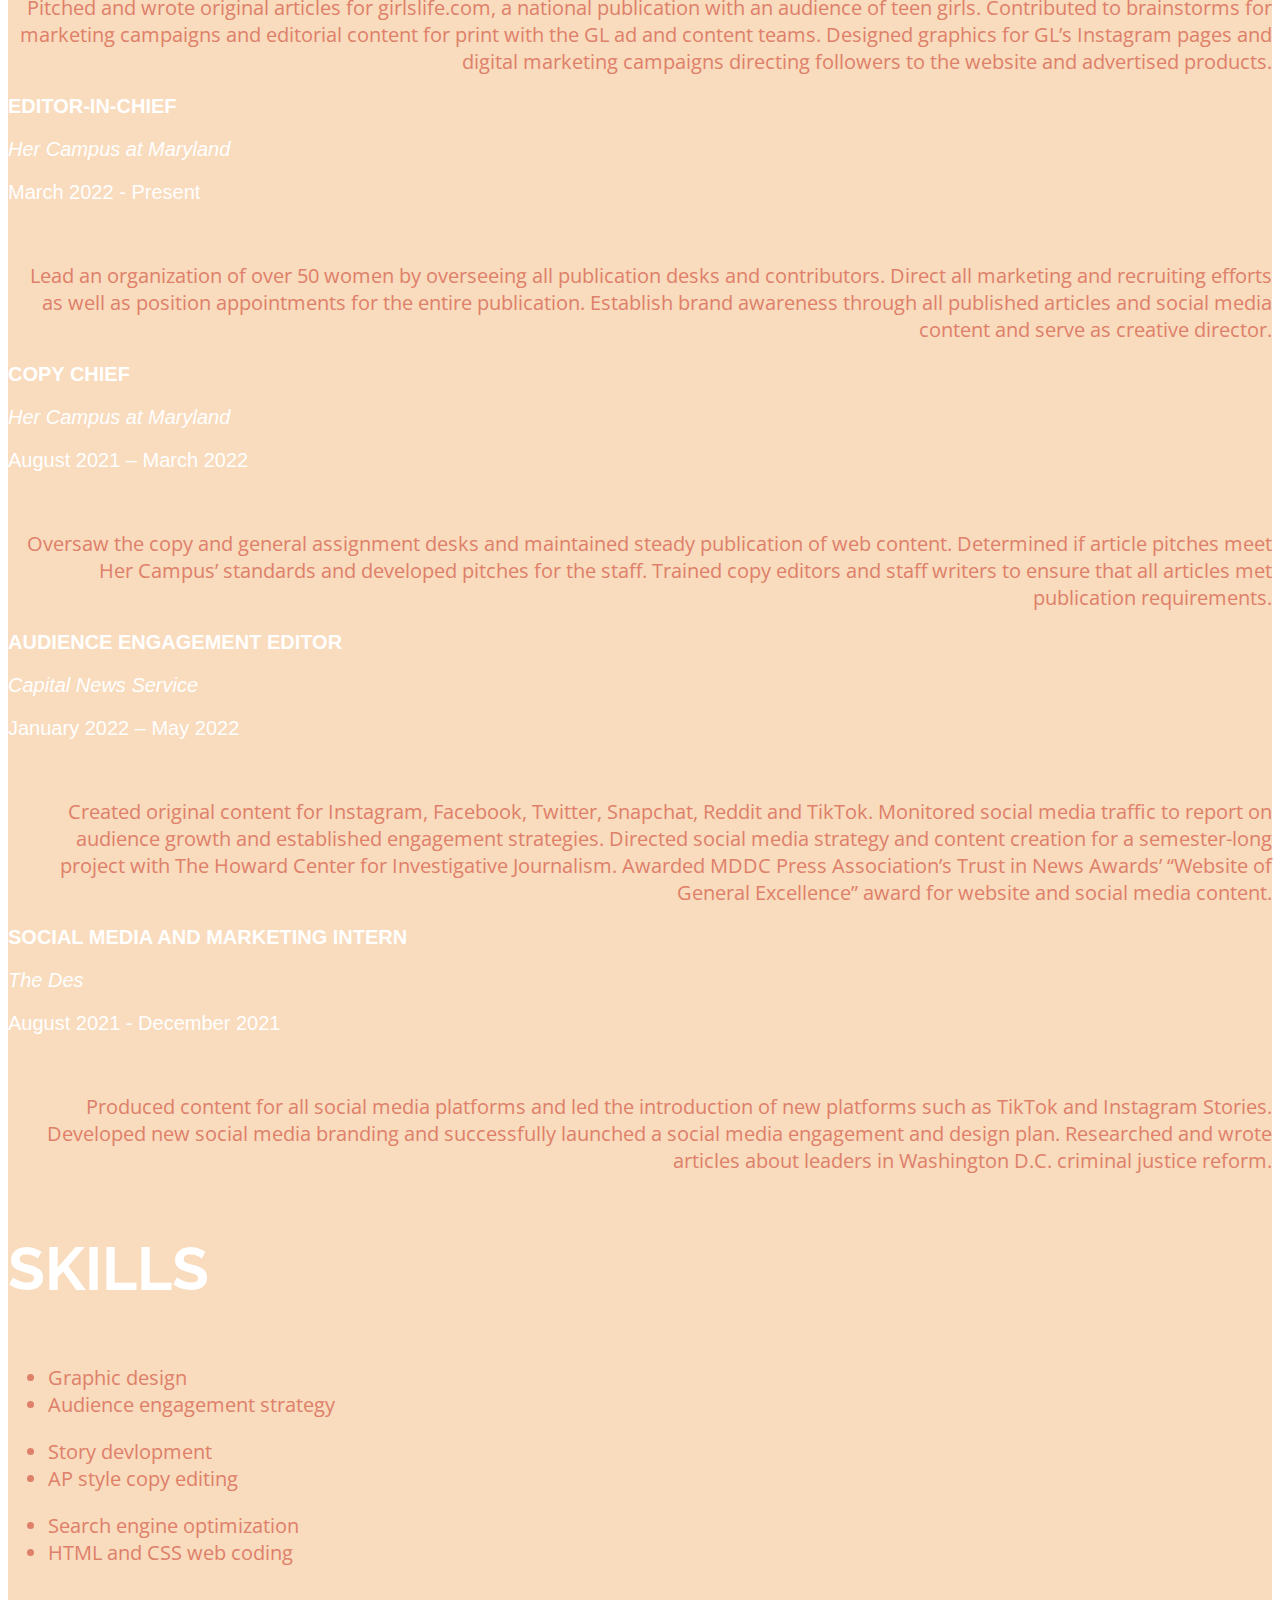
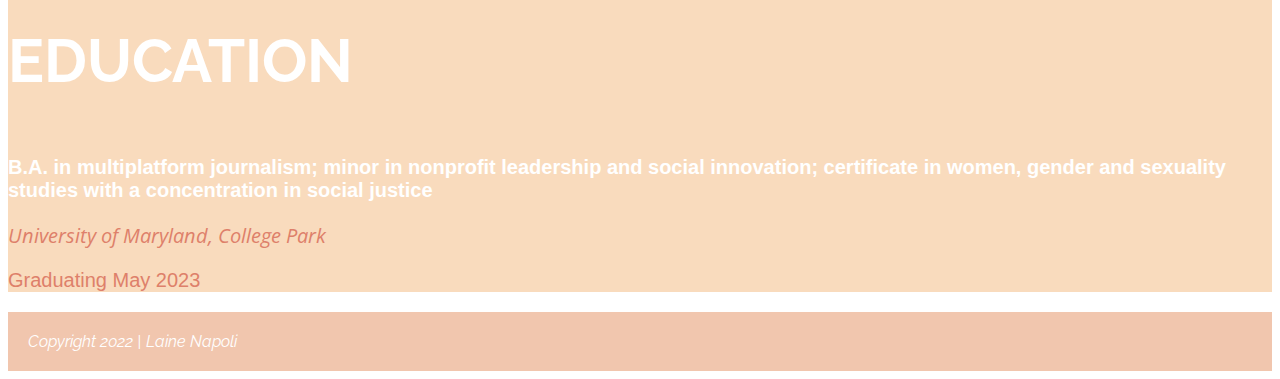
<file: online-portfolio-project/index.html>
<!DOCTYPE html>

<html lang="en">
    
<head>
<meta charset="utf-8">
<meta name="viewport" content="width=device-width, initial-scale=1, shrink-to-fit=no">

<title>Bootstrap Template</title>

<!-- Bootstrap CSS and JavaScript -->
<link href="https://cdn.jsdelivr.net/npm/bootstrap@5.0.1/dist/css/bootstrap.min.css" rel="stylesheet" integrity="sha384-+0n0xVW2eSR5OomGNYDnhzAbDsOXxcvSN1TPprVMTNDbiYZCxYbOOl7+AMvyTG2x" crossorigin="anonymous">
<script src="https://cdn.jsdelivr.net/npm/bootstrap@5.0.1/dist/js/bootstrap.bundle.min.js" integrity="sha384-gtEjrD/SeCtmISkJkNUaaKMoLD0//ElJ19smozuHV6z3Iehds+3Ulb9Bn9Plx0x4" crossorigin="anonymous"></script>
<link rel="stylesheet" href="https://cdn.jsdelivr.net/npm/bootstrap-icons@1.5.0/font/bootstrap-icons.css">

<link href='style.css' rel='stylesheet'>
<link href="https://fonts.googleapis.com/css?family=Open+Sans|Raleway:300,400" rel="stylesheet">
</head>
    
<body>
    
<!-- Topper Start -->    
<div class="container-fluid" id="topper">
        <div class="row">
            
             <div class="col-1" id="squares">
                <p class="bgcolor1">&nbsp;</p>
                <p class="bgcolor2">&nbsp;</p>
            </div>
            
                <div class="col-sm-4">
                <img src="laine-headshot2.png" id="headshot">
                </div>
            
                <div class="col-sm-7">
                    <h1>Laine Napoli</h1>
                    <h2>Social Media Journalist</h2>
                    <button id="button"><a href="button">Hire Me</a></button>
                </div>
        </div>
</div>
<!-- Topper End -->
    
<!-- Horizontal Nav Start -->
<ul class="nav"> 
  <li class="nav-item">
    <a class="nav-link" href="Experience">Experience</a>
  </li>
  <li class="nav-item">
    <a class="nav-link" href="Skills">Skills</a>
  </li>
  <li class="nav-item">
    <a class="nav-link" href="Education">Education</a>
  </li>
</ul>
<!-- Horizontal Nav End -->

<!-- Experience Start-->
    <div class="container-fluid" id="body">
    <div class="row"> 
        <div class="col">
            <h3>Experience</h3>
        </div>
    </div>
        
    <div class="row">
        <div class="col-sm-3">
            <p id="Title">Junior Content and Marketing Assistant</p>
            <p id="Company">Girls’ Life Magazine</p>
            <p id="Date">August 2022 – Present</p>
        <br>
        </div>
        <div class="col-sm-9">
            <p id="Description">Manage Instagram Stories for an audience of over 167K and Pinterest with 6.61M views per month.Produce custom written and graphic content for digital marketing programs and editorial projects.Analyze social media metrics to craft dynamic engagement strategies and establish brand awareness.</p>
        </div>
        </div>
        
    <div class="row">
        <div class="col-sm-3">
            <p id="Title">Editorial Intern </p>
            <p id="Company">Girls’ Life Magazine</p>
            <p id="Date">June 2022 – August 2022</p>
         <br>
        </div>
        <div class="col-sm-9"> 
            <p id="Description">Pitched and wrote original articles for girlslife.com, a national publication with an audience of teen girls. Contributed to brainstorms for marketing campaigns and editorial content for print with the GL ad and content teams. Designed graphics for GL’s Instagram pages and digital marketing campaigns directing followers to the website and advertised products.</p>
            </div>
        </div>
        
    <div class="row">
         <div class="col-sm-3">
            <p id="Title">Editor-In-Chief</p>
            <p id="Company">Her Campus at Maryland</p>
            <p id="Date">March 2022 - Present</p>
         <br>
        </div>
        <div class="col-sm-9">
            <p id="Description">Lead an organization of over 50 women by overseeing all publication desks and contributors. Direct all marketing and recruiting efforts as well as position appointments for the entire publication. Establish brand awareness through all published articles and social media content and serve as creative director.</p>
        </div>
        </div>
        
    <div class="row">
          <div class="col-sm-3"> 
            <p id="Title">Copy Chief</p>
            <p id="Company">Her Campus at Maryland</p>
            <p id="Date">August 2021 – March 2022</p>
         <br>
            </div>
        <div class="col-sm-9">
            <p id="Description">Oversaw the copy and general assignment desks and maintained steady publication of web content. Determined if article pitches meet Her Campus’ standards and developed pitches for the staff. Trained copy editors and staff writers to ensure that all articles met publication requirements.</p>
        </div>
    </div>
       
    <div class="row">  
        <div class="col-sm-3">
            <p id="Title">Audience Engagement Editor</p>
            <p id="Company">Capital News Service</p>       
            <p id="Date">January 2022 – May 2022</p>
         <br>
        </div>
        <div class="col-sm-9">
        <p id="Description">Created original content for Instagram, Facebook, Twitter, Snapchat, Reddit and TikTok. Monitored social media traffic to report on audience growth and established engagement strategies. Directed social media strategy and content creation for a semester-long project with The Howard Center for Investigative Journalism. Awarded MDDC Press Association’s Trust in News Awards’ “Website of General Excellence” award for website and social media content.</p>
        </div>
    </div>
       
     <div class="row">  
         <div class="col-sm-3"> 
            <p id="Title">Social Media and Marketing Intern</p>
            <p id="Company">The Des</p>       
            <p id="Date"> August 2021 - December 2021</p> 
         <br>
        </div>
        <div class="col-sm-9">
        <p id="Description">Produced content for all social media platforms and led the introduction of new platforms such as TikTok and Instagram Stories. Developed new social media branding and successfully launched a social media engagement and design plan. Researched and wrote articles about leaders in Washington D.C. criminal justice reform.</p>
        </div>
    </div>  
<!-- Experience End-->  
    
<!-- Skills Start-->
    <div class="row"> 
        <h3>Skills</h3>
        
        <div class="col-sm-4" id="skills">
        <ul>
        <li>Graphic design</li>
        <li>Audience engagement strategy</li>
        </ul>
        </div>
        
        <div class="col-sm-4" id="skills">
        <ul>   
        <li>Story devlopment</li>
        <li>AP style copy editing</li>
        </ul>
        </div>
         
        <div class="col-sm-4" id="skills">
        <ul>
        <li>Search engine optimization</li>
        <li>HTML and CSS web coding</li>
        </ul>
        </div>
    </div>
<!-- Skills End-->

<!-- Education Start-->
    <div class="row"> 
        <div class="col">
        <h3>Education</h3>
        <p id="Degree">B.A. in multiplatform journalism; minor in nonprofit leadership and social innovation; certificate in women, gender and sexuality studies with a concentration in social justice</p>
        <p id= "University">University of Maryland, College Park</p>
        <p id="date">Graduating May 2023</p>
    </div>
    </div>
    </div>
<!-- Education End -->

<!-- Footer Start -->
<div class="container-fluid" id="footer">
Copyright 2022 | Laine Napoli
</div>
<!-- Footer End -->

</body>
</html>
</file>
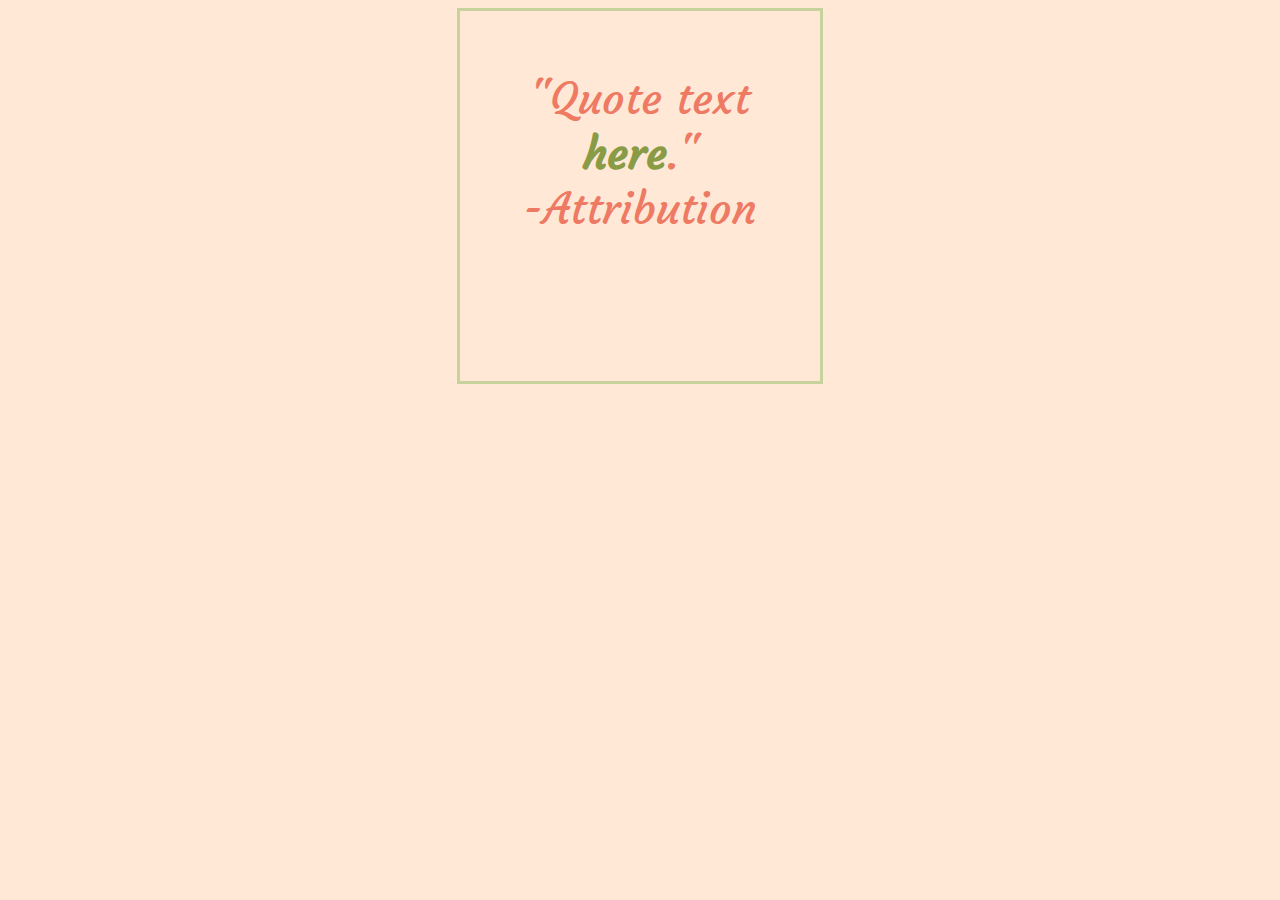
<file: quote-assignment/index.html>
<!DOCTYPE html>
<html lang="en">
<head>
   <link href="style.css" rel = "stylesheet">
    
   <link rel="preconnect" href="https://fonts.googleapis.com">
   <link rel="preconnect" href="https://fonts.gstatic.com" crossorigin>
   <link href="https://fonts.googleapis.com/css2?family=Courgette&display=swap" rel="stylesheet">

   <title>Laine's Quote</title>
</head>
    
<body>

   <div>
    "Quote text<span id="highlight"> here</span>."
    <br>
    -Attribution
   </div>
    
</body>
    
</html>
</file>
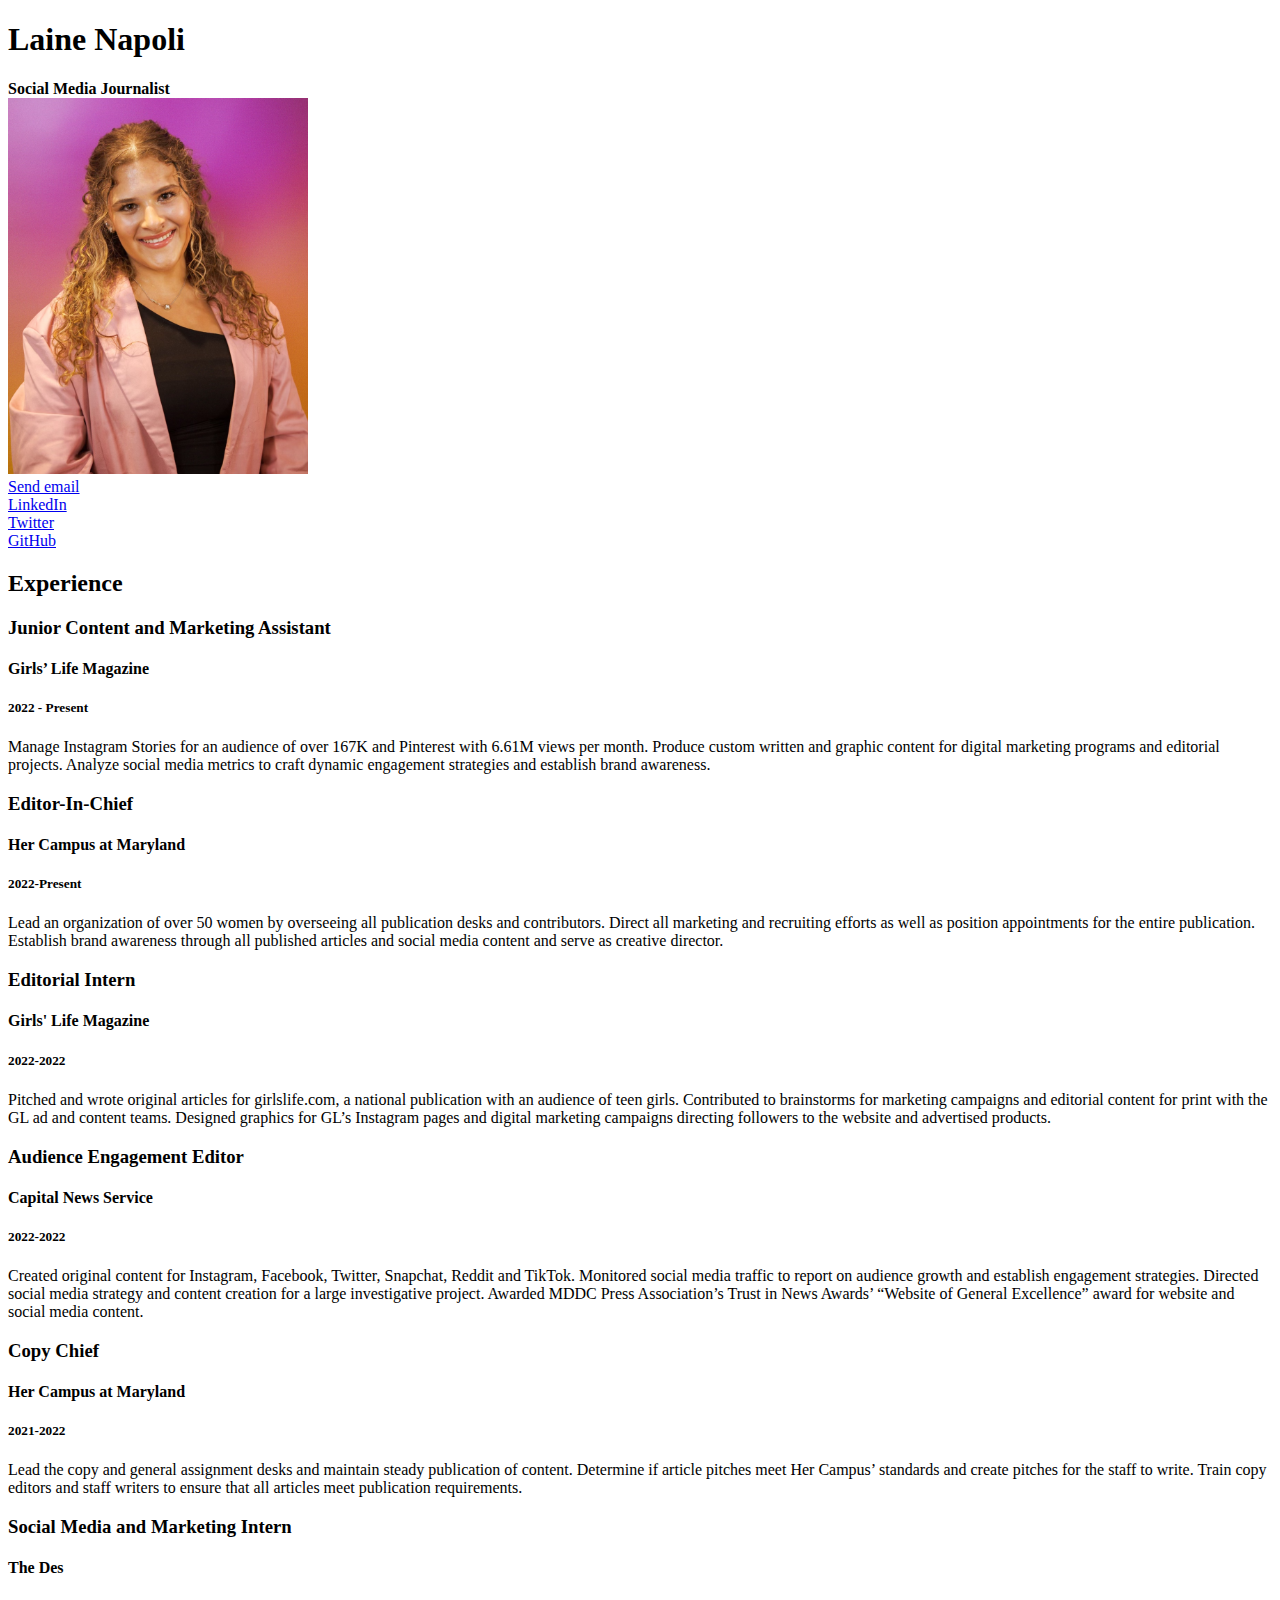
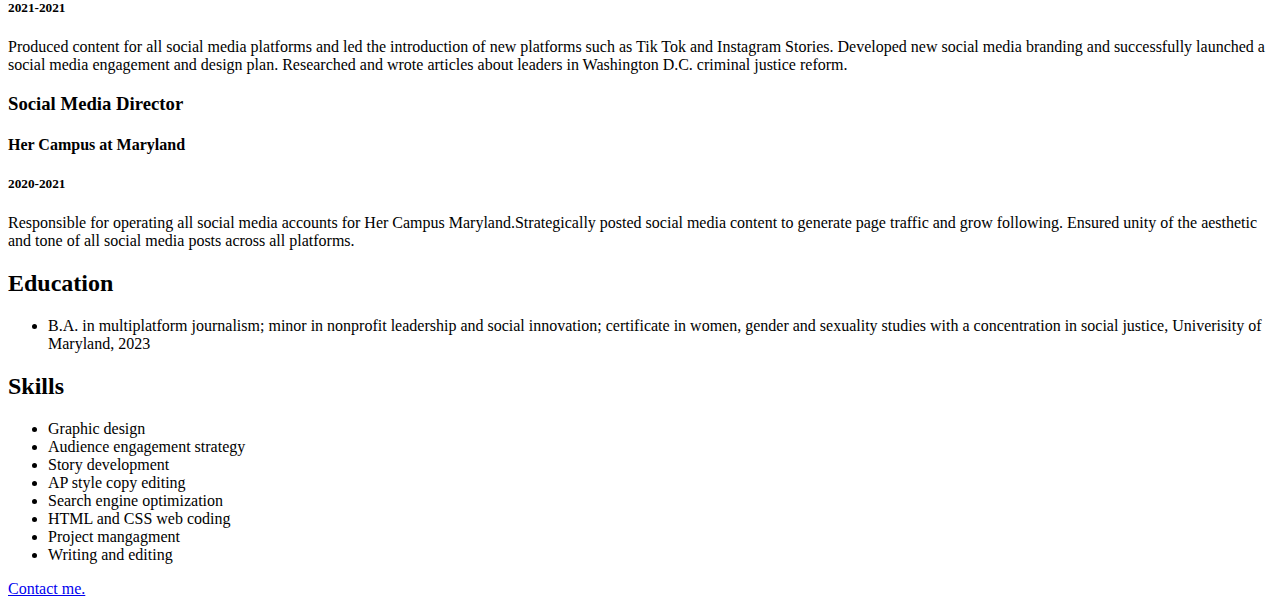
<file: resume.html>
<!DOCTYPE html>
<html lang="en">
    <head>
        <title>Laine Napoli Resume</title>
    </head>
    
    <body>
        <!--I built this myself-->
        
        <h1>Laine Napoli</h1>
        <strong>Social Media Journalist</strong><br>
        <img src="laine-headshot2.png" alt="A photo of me" width="300">
        
        <div id="contact">
            <a href="mailto:lainenapoli21@gmail.com">Send email</a><br>
            <a href="https://www.linkedin.com/in/laine-napoli/" target="_blank">LinkedIn</a><br>
            <a href="https://twitter.com/lainenapoli" target="_blank">Twitter</a><br>
            <a href="https://github.com/LaineNapoli/" target="_blank">GitHub</a>
        </div>
        
        <h2>Experience</h2>
        
            <h3>Junior Content and Marketing Assistant</h3>
            <h4>Girls’ Life Magazine</h4>
            <h5>2022 - Present</h5>
            <p>Manage Instagram Stories for an audience of over 167K and Pinterest with 6.61M views per month. Produce custom written and graphic content for digital marketing programs and editorial projects. Analyze social media metrics to craft dynamic engagement strategies and establish brand awareness.</p>

            <h3>Editor-In-Chief</h3>
            <h4>Her Campus at Maryland</h4>
            <h5>2022-Present</h5>
            <p>Lead an organization of over 50 women by overseeing all publication desks and contributors. Direct all marketing and recruiting efforts as well as position appointments for the entire publication. Establish brand awareness through all published articles and social media content and serve as creative director.</p>
                
            <h3>Editorial Intern</h3>
            <h4>Girls' Life Magazine</h4>
            <h5>2022-2022</h5>
            <p>Pitched and wrote original articles for girlslife.com, a national publication with an audience of teen girls. Contributed to brainstorms for marketing campaigns and editorial content for print with the GL ad and content teams. Designed graphics for GL’s Instagram pages and digital marketing campaigns directing followers to the website and advertised products.</p>
                
            <h3>Audience Engagement Editor</h3>
            <h4>Capital News Service</h4>
            <h5>2022-2022</h5>
            <p>Created original content for Instagram, Facebook, Twitter, Snapchat, Reddit and TikTok. Monitored social media traffic to report on audience growth and establish engagement strategies. Directed social media strategy and content creation for a large investigative project.  Awarded MDDC Press Association’s Trust in News Awards’ “Website of General Excellence” award for website and social media content.</p>
                
            <h3>Copy Chief </h3>
            <h4>Her Campus at Maryland</h4>
            <h5>2021-2022</h5>
            <p>Lead the copy and general assignment desks and maintain steady publication of content. Determine if article pitches meet Her Campus’ standards and create pitches for the staff to write. Train copy editors and staff writers to ensure that all articles meet publication requirements.</p>
                
            <h3>Social Media and Marketing Intern</h3>
            <h4>The Des</h4>
            <h5>2021-2021</h5>
            <p>Produced content for all social media platforms and led the introduction of new platforms such as Tik Tok and Instagram Stories. Developed new social media branding and successfully launched a social media engagement and design plan. Researched and wrote articles about leaders in Washington D.C. criminal justice reform.</p>
                
            <h3>Social Media Director</h3>
            <h4>Her Campus at Maryland</h4>
            <h5>2020-2021</h5>
            <p>Responsible for operating all social media accounts for Her Campus Maryland.Strategically posted social media content to generate page traffic and grow following. Ensured unity of the aesthetic and tone of all social media posts across all platforms.</p>
                
        <h2>Education</h2>
                
            <ul>
                <li>B.A. in multiplatform journalism; minor in nonprofit leadership and social innovation; certificate in women, gender and sexuality studies with a concentration in social justice, Univerisity of Maryland, 2023</li>
            </ul>
                
        <h2>Skills</h2>
                
            <ul>
                <li>Graphic design</li>
                <li>Audience engagement strategy</li>
                <li>Story development</li>
                <li>AP style copy editing</li>
                <li>Search engine optimization</li>
                <li>HTML and CSS web coding</li>
                <li>Project mangagment</li>
                <li>Writing and editing</li>
            </ul>
        
        <p><a href="#contact">Contact me.</a></p>
        
    </body>
</html>
</file>
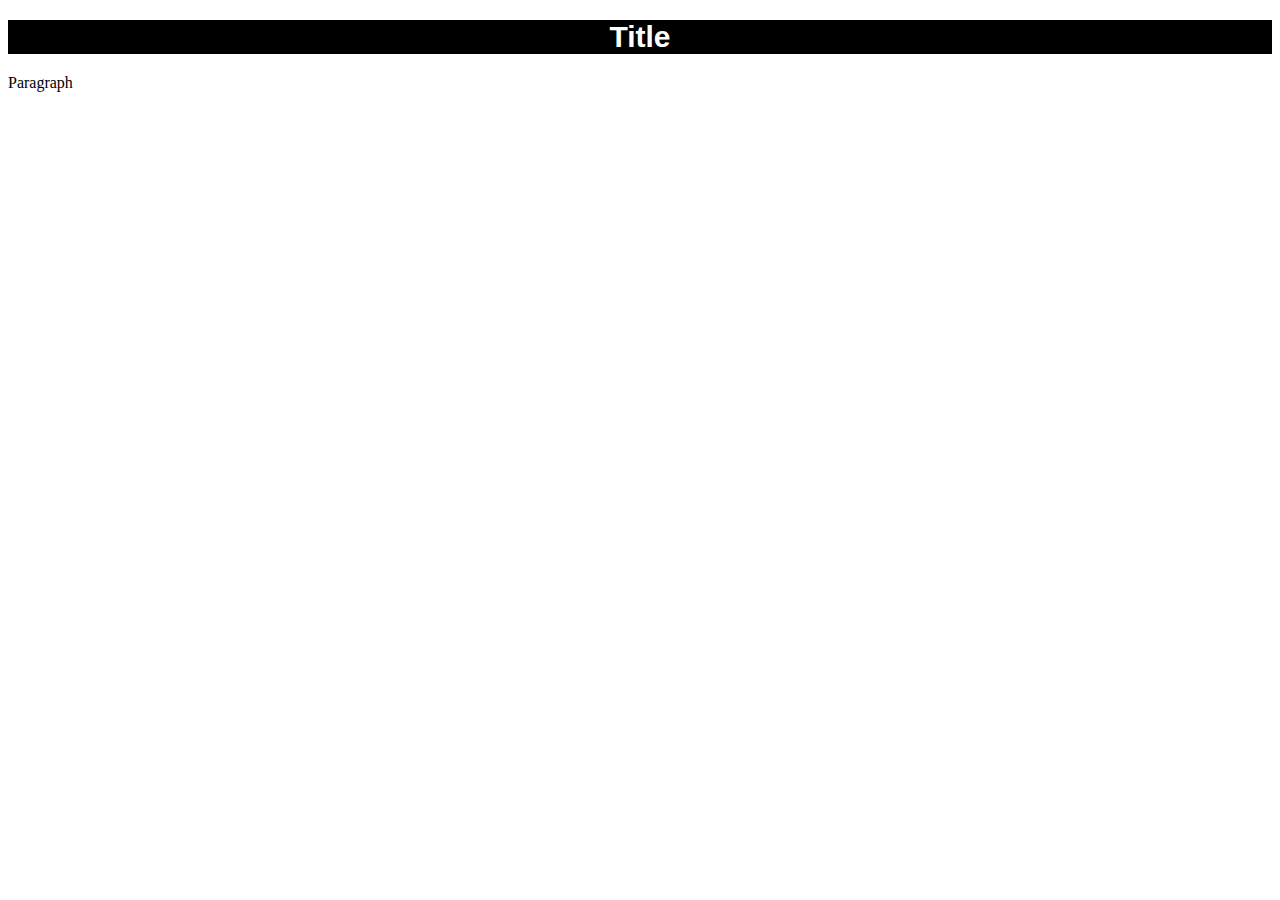
<file: styled-text.html>
<!DOCTYPE html>
<html lang="en">
<head>
    <style>
        h1
        {
            background-color:black;
            color:white;
            font-family:arial;
            font-size:30px;
            text-align:center;
        }
        
    </style>
    
    <title>Stytled Text</title>
</head>
    
<body>
    <h1>
        Title
    </h1>
    <p>Paragraph</p>
</body>
    
</html>
</file>
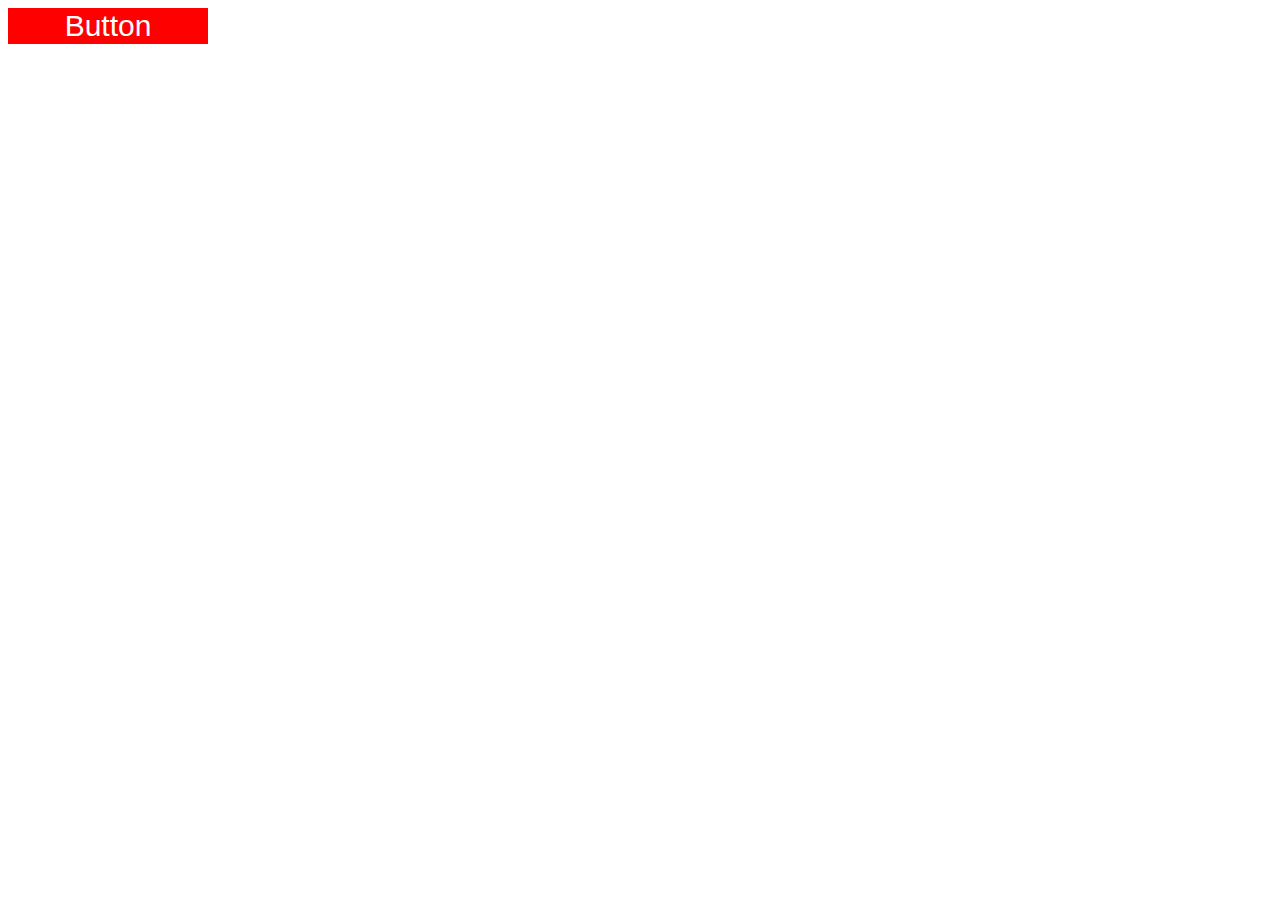
<file: button-assignment/button.html>
<!DOCTYPE html>
<html lang="en">
<head>    
    <link href="style.css" rel=stylesheet>
    <title>Laine's Button</title>
</head>
    
<body>
    <button class="red-button">Button</button>
</body>
    
</html>
</file>
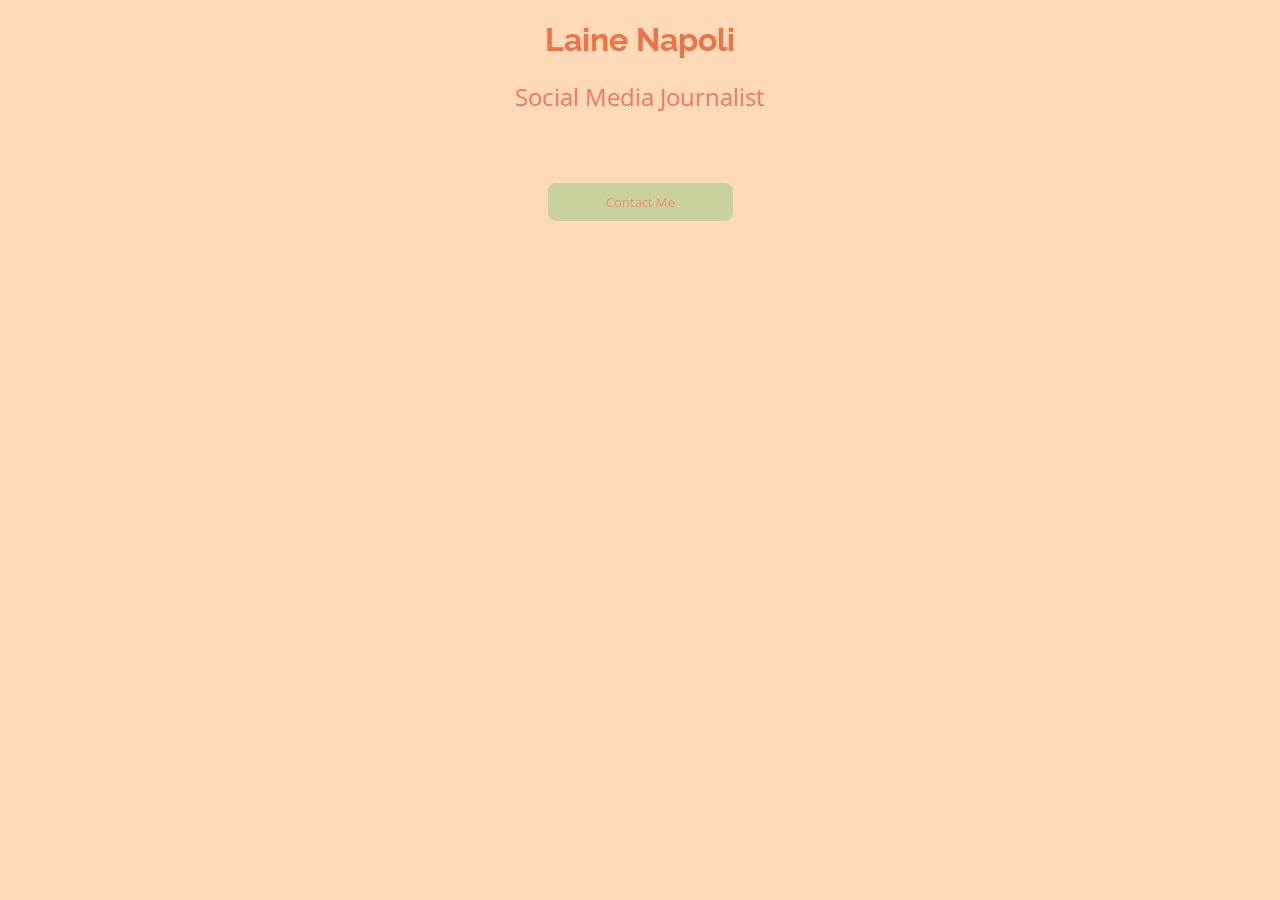
<file: contact-button-assignment/contact-button.html>
<!DOCTYPE html>
<html lang="en">
<head>
    <link href="style.css" rel="stylesheet">
    <link href="https://fonts.googleapis.com/css?family=Open+Sans|Raleway:300,400" rel="stylesheet">
    <title>Laine Napoli Button</title>
</head>
    
<body>
   <h1>Laine Napoli</h1>
   <h2>Social Media Journalist</h2>    
    <a href="mailto:lainenapoli21@gmail.com"><button>Contact Me</button></a>
</body>
    
</html>
</file>
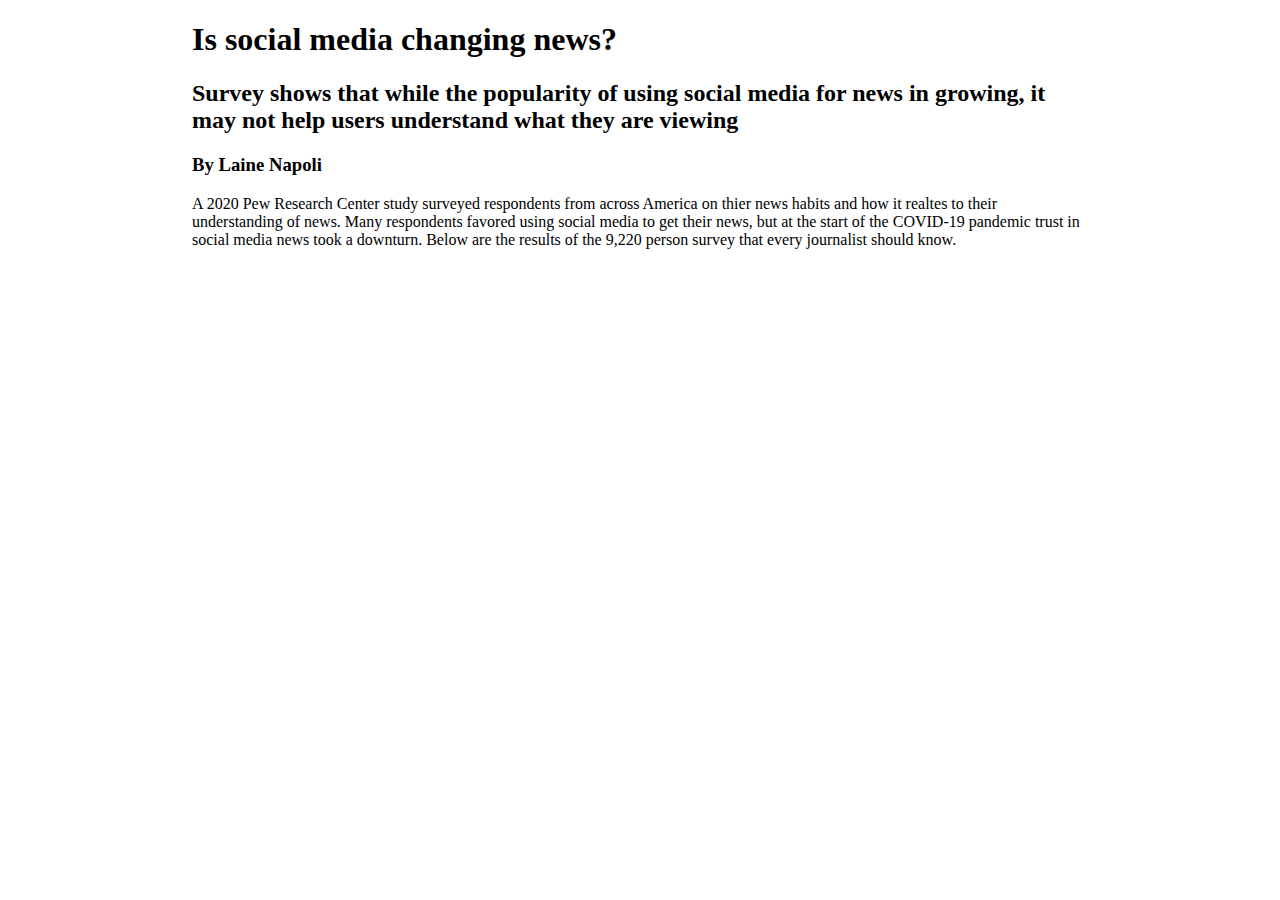
<file: data-viz-project/index-1.html>
<!DOCTYPE html>

<html lang="en">
    
<head>
<meta charset="utf-8">
<meta name="viewport" content="width=device-width, initial-scale=1, shrink-to-fit=no">
    <title>Laine Napoli Data Viz Project</title>
    
<style type="text/css">

    body {
        width:70%;
        margin:auto;
        font-family: Georgia, serif;
    }
    
</style>
</head>
    
<body>
    <h1>Is social media changing news?</h1>
    <h2>Survey shows that while the popularity of using social media for news in growing, it may not help users understand what they are viewing</h2>
    <h3>By Laine Napoli</h3>
    <p>A 2020 Pew Research Center study surveyed respondents from across America on thier news habits and how it realtes to their understanding of news. Many respondents favored using social media to get their news, but at the start of the COVID-19 pandemic trust in social media news took a downturn. Below are the results of the 9,220 person survey that every journalist should know.</p>

<!--Chart embeds go here-->
<iframe title="How often participants get their news 
from different platforms" aria-label="Split Bars" id="datawrapper-chart-tnHj6" src="https://datawrapper.dwcdn.net/tnHj6/1/" scrolling="no" frameborder="0" style="width: 0; min-width: 100% !important; border: none;" height="280" data-external="1"></iframe><script type="text/javascript">!function(){"use strict";window.addEventListener("message",(function(e){if(void 0!==e.data["datawrapper-height"]){var t=document.querySelectorAll("iframe");for(var a in e.data["datawrapper-height"])for(var r=0;r<t.length;r++){if(t[r].contentWindow===e.source)t[r].style.height=e.data["datawrapper-height"][a]+"px"}}}))}();
</script>
    
<iframe title="Most popular social media apps for regular news viewing" aria-label="Bar Chart" id="datawrapper-chart-qgEoY" src="https://datawrapper.dwcdn.net/qgEoY/1/" scrolling="no" frameborder="0" style="width: 0; min-width: 100% !important; border: none;" height="250" data-external="1"></iframe><script type="text/javascript">!function(){"use strict";window.addEventListener("message",(function(e){if(void 0!==e.data["datawrapper-height"]){var t=document.querySelectorAll("iframe");for(var a in e.data["datawrapper-height"])for(var r=0;r<t.length;r++){if(t[r].contentWindow===e.source)t[r].style.height=e.data["datawrapper-height"][a]+"px"}}}))}();
</script>
    
<div class="flourish-embed flourish-chart" data-src="visualisation/11808739"><script src="https://public.flourish.studio/resources/embed.js"></script></div>

</body>
</file>
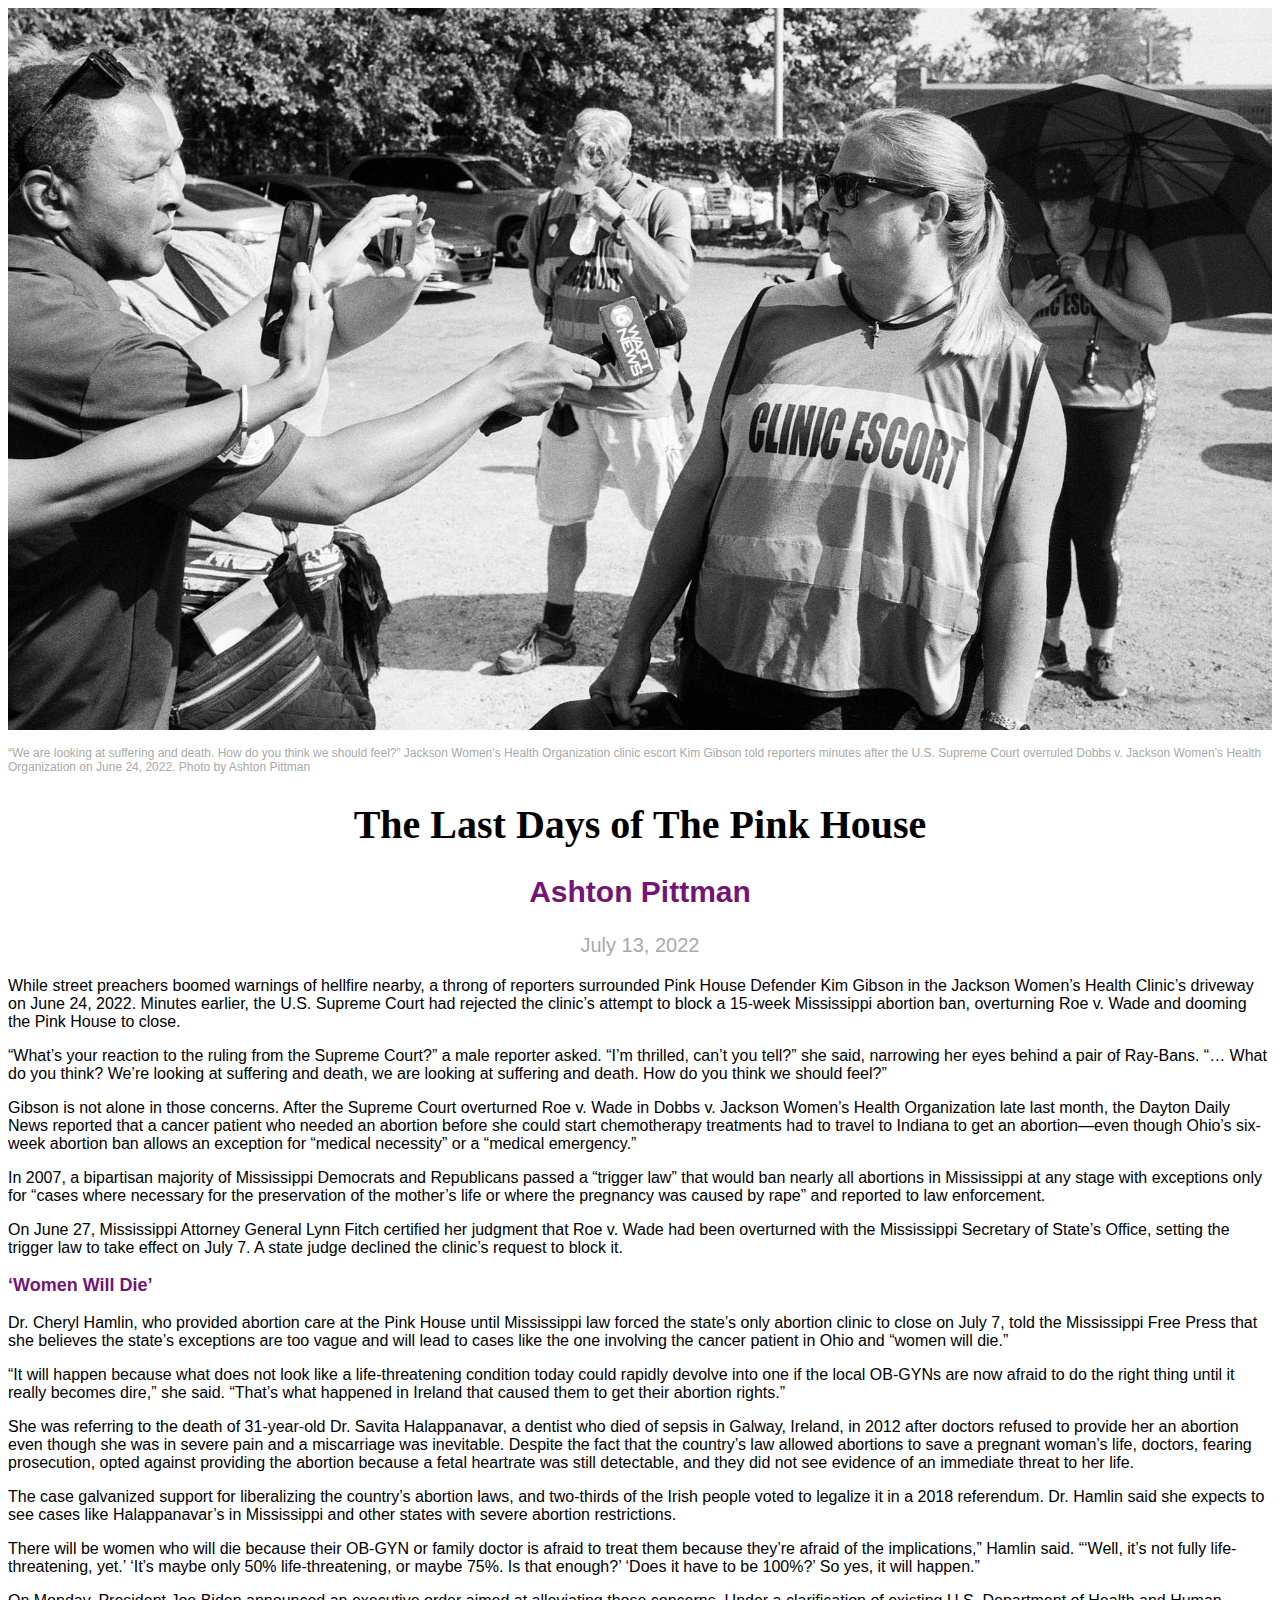
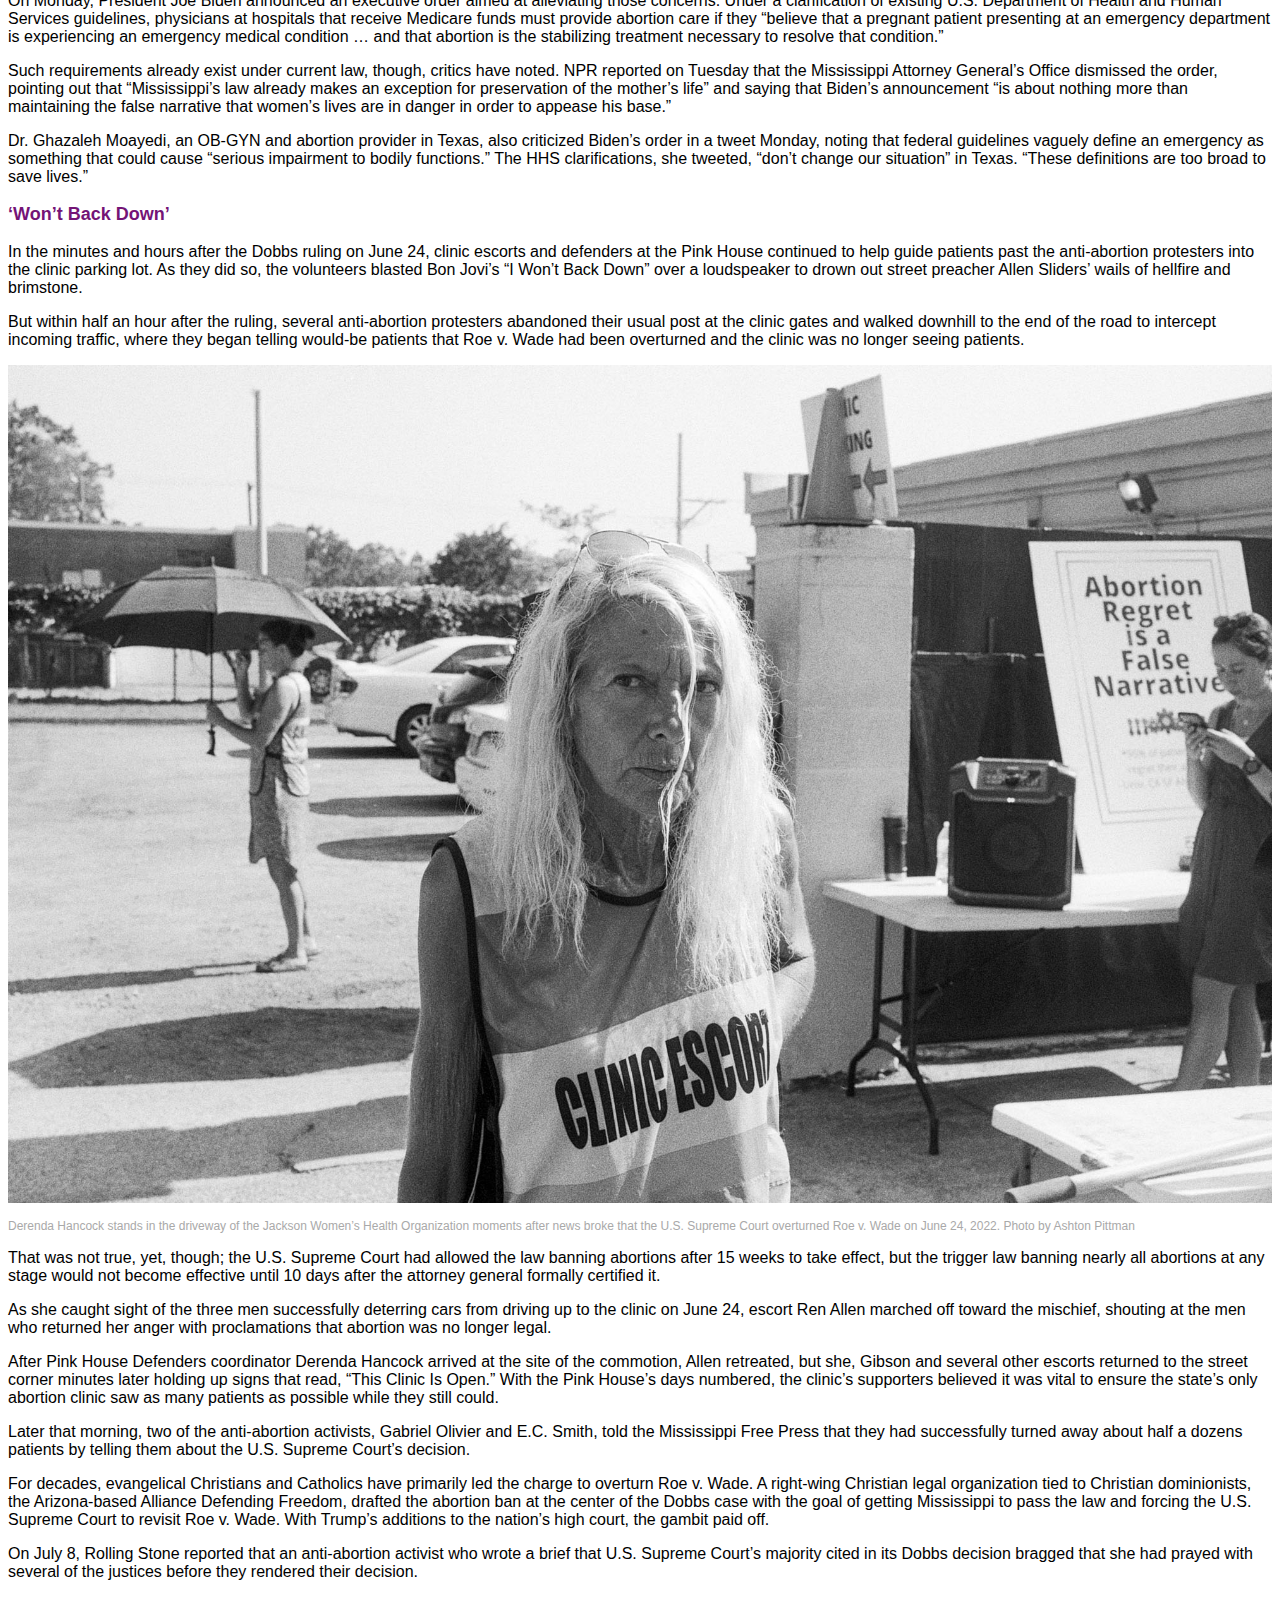
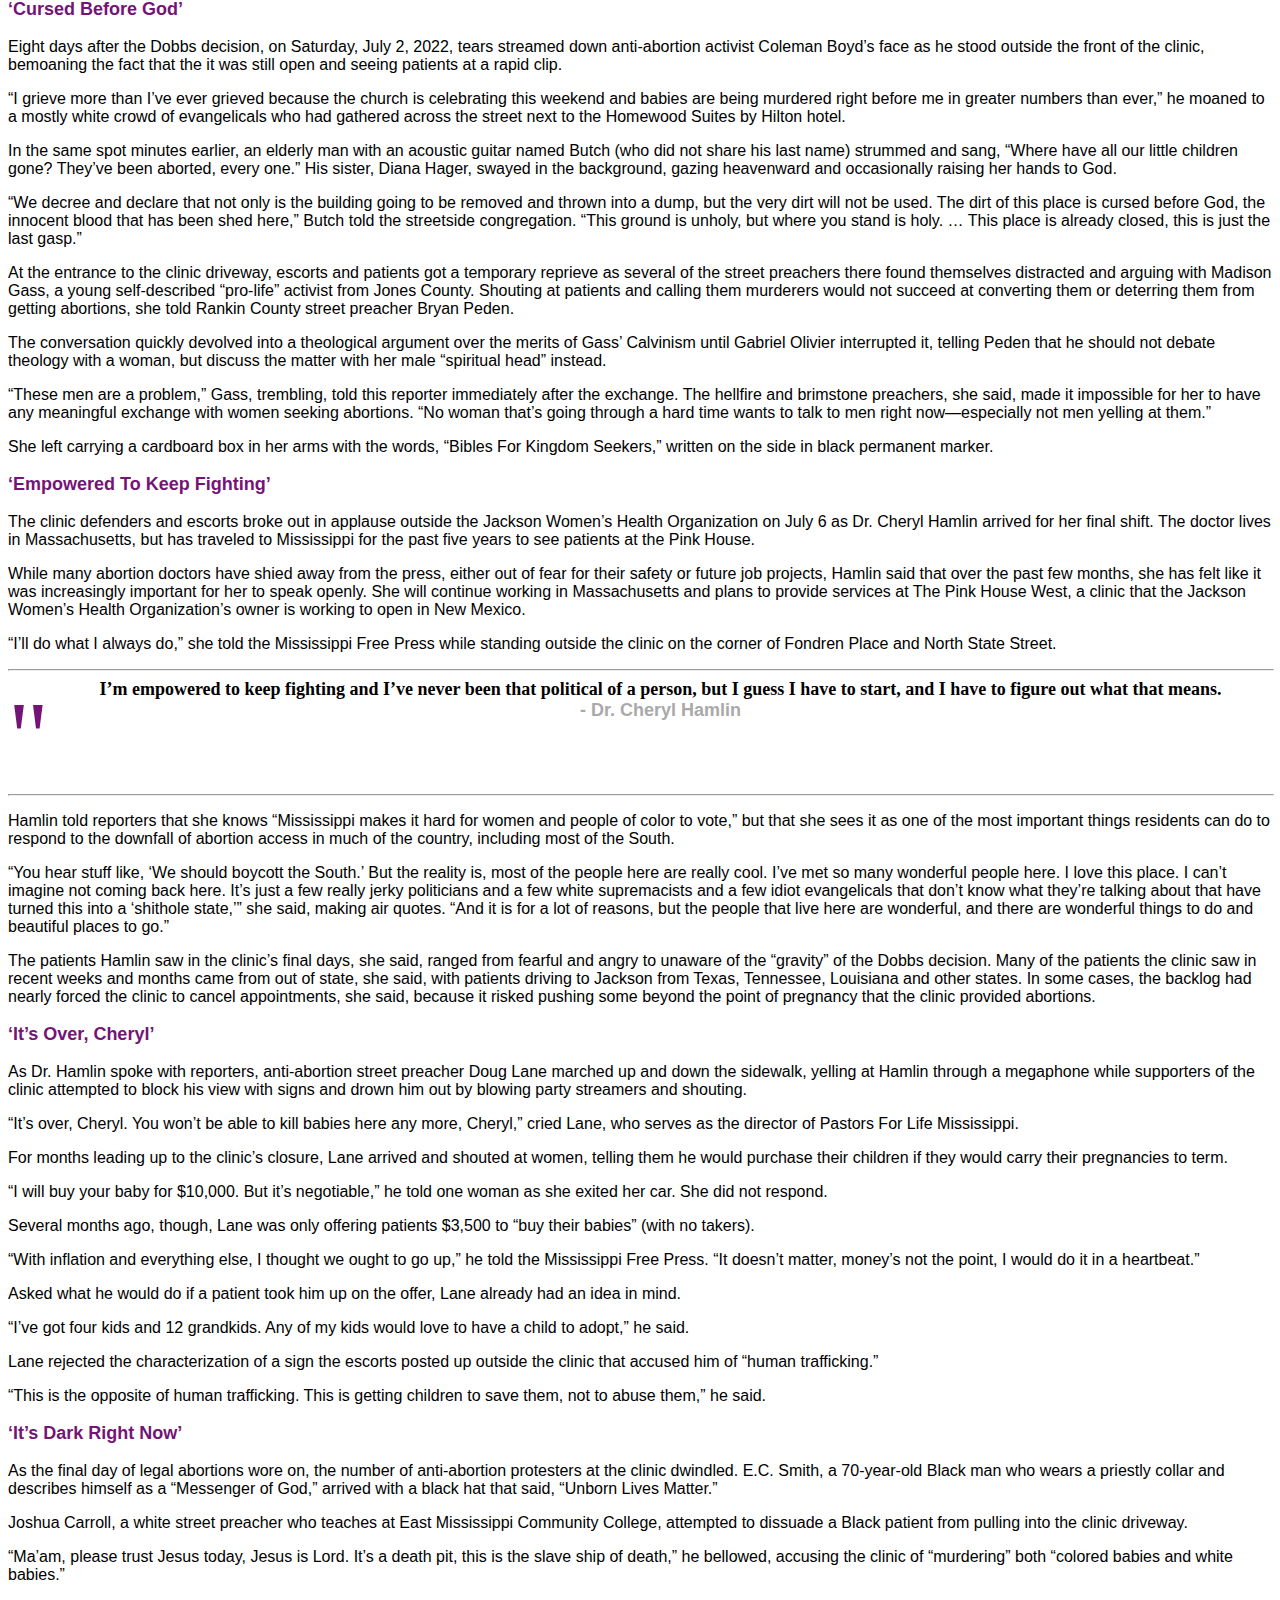
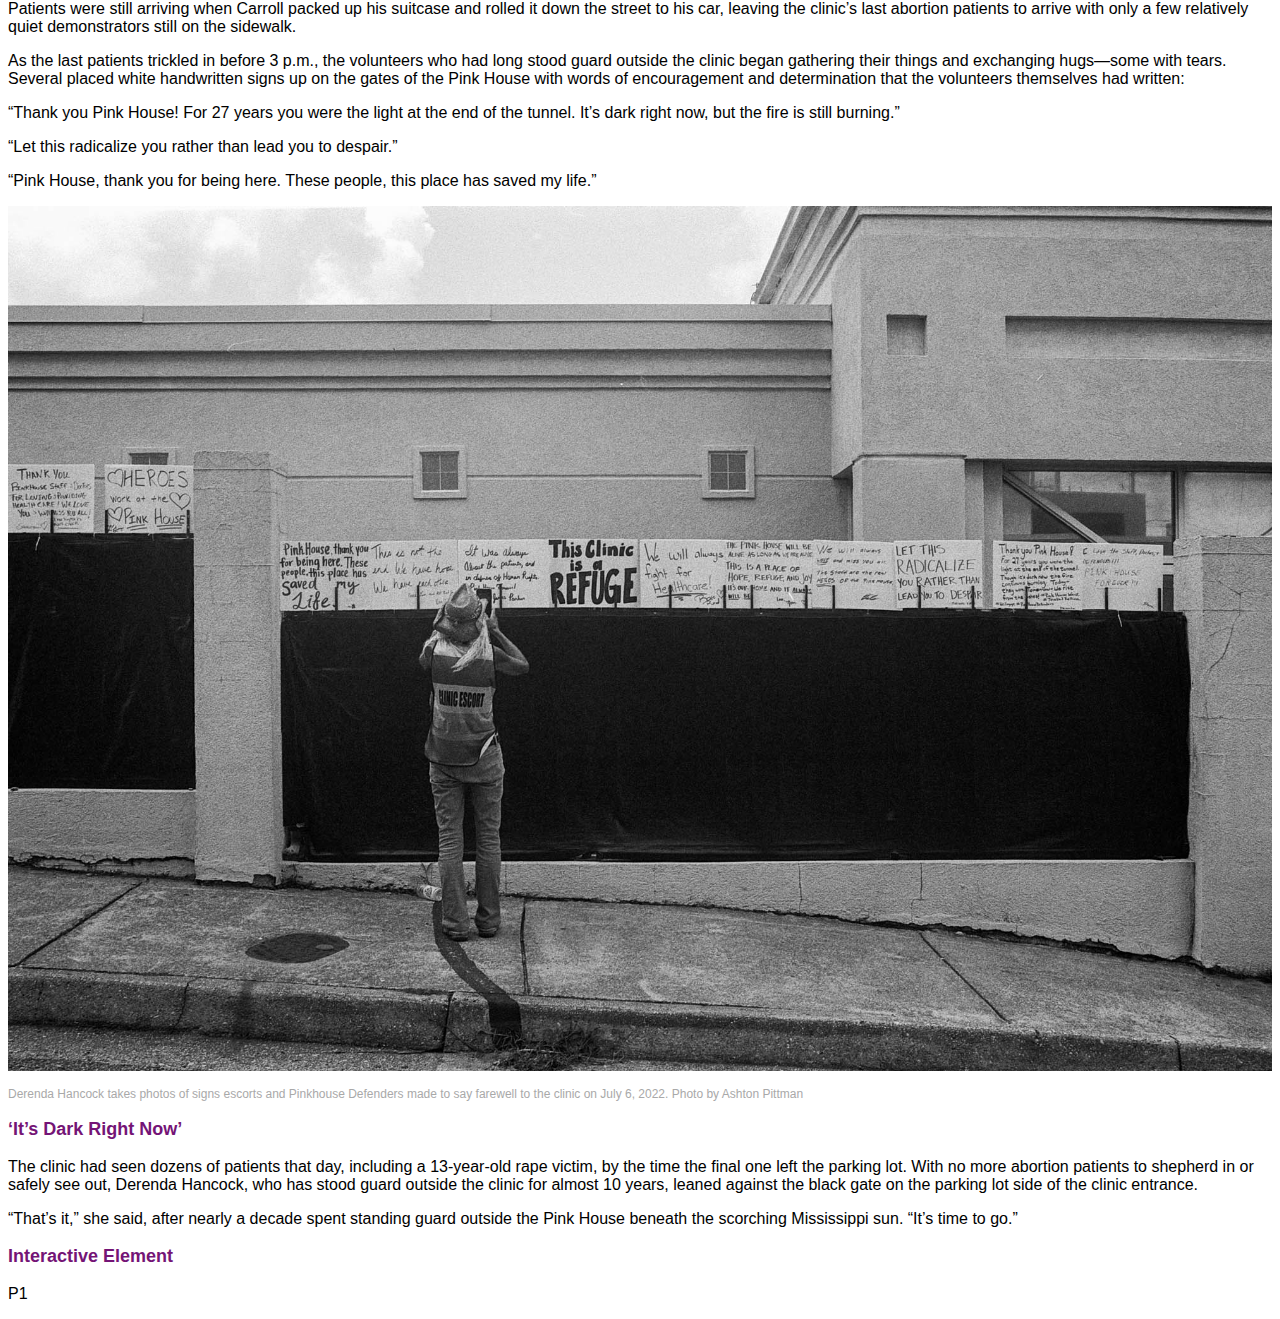
<file: final-project/html-frame.html>
<!DOCTYPE html>

<html lang="en">
    
<head>
<meta charset="utf-8">
<meta name="viewport" content="width=device-width, initial-scale=1, shrink-to-fit=no">
<meta name="description" content="Description goes here.">
    <title>Laine Napoli Final Project</title>
    
<!-- Bootstrap CSS and JavaScript -->
<link href="https://cdn.jsdelivr.net/npm/bootstrap@5.0.1/dist/css/bootstrap.min.css" rel="stylesheet" integrity="sha384-+0n0xVW2eSR5OomGNYDnhzAbDsOXxcvSN1TPprVMTNDbiYZCxYbOOl7+AMvyTG2x" crossorigin="anonymous">
<script src="https://cdn.jsdelivr.net/npm/bootstrap@5.0.1/dist/js/bootstrap.bundle.min.js" integrity="sha384-gtEjrD/SeCtmISkJkNUaaKMoLD0//ElJ19smozuHV6z3Iehds+3Ulb9Bn9Plx0x4" crossorigin="anonymous"></script>
<link rel="stylesheet" href="https://cdn.jsdelivr.net/npm/bootstrap-icons@1.5.0/font/bootstrap-icons.css">

<link rel="stylesheet" href="css-frame.css">

<!--Google Font Goes Here-->
    
</head>
    
<body>

<div class="container-fluid">
    <div class="row">
        <div class="col">
            <img src="leadimage.jpg" alt="alt text here" class=leadimage>
            <p id="caption">“We are looking at suffering and death. How do you think we should feel?” Jackson Women’s Health Organization clinic escort Kim Gibson told reporters minutes after the U.S. Supreme Court overruled Dobbs v. Jackson Women’s Health Organization on June 24, 2022. Photo by Ashton Pittman</p>
        </div>
    </div>
</div>
    
<div class="container">
    <div class="row">
          <div class="col-sm-8 offset-sm-4">
        <h1>The Last Days of The Pink House</h1>
        <h2>Ashton Pittman</h2>
        <h3>July 13, 2022</h3>
        </div>
    </div>
</div>
    
<div class="container">
    <div class="row">
        <div class="col-sm-8 offset-sm-2">
        <p id="bodytext">While street preachers boomed warnings of hellfire nearby, a throng of reporters surrounded Pink House Defender Kim Gibson in the Jackson Women’s Health Clinic’s driveway on June 24, 2022. Minutes earlier, the U.S. Supreme Court had rejected the clinic’s attempt to block a 15-week Mississippi abortion ban, overturning Roe v. Wade and dooming the Pink House to close.</p>
        <p id="bodytext">“What’s your reaction to the ruling from the Supreme Court?” a male reporter asked. “I’m thrilled, can’t you tell?” she said, narrowing her eyes behind a pair of Ray-Bans. “… What do you think? We’re looking at suffering and death, we are looking at suffering and death. How do you think we should feel?”</p>
        <p id="bodytext">Gibson is not alone in those concerns. After the Supreme Court overturned Roe v. Wade in Dobbs v. Jackson Women’s Health Organization late last month, the Dayton Daily News reported that a cancer patient who needed an abortion before she could start chemotherapy treatments had to travel to Indiana to get an abortion—even though Ohio’s six-week abortion ban allows an exception for “medical necessity” or a “medical emergency.”</p>
        <p id="bodytext">In 2007, a bipartisan majority of Mississippi Democrats and Republicans passed a “trigger law” that would ban nearly all abortions in Mississippi at any stage with exceptions only for “cases where necessary for the preservation of the mother’s life or where the pregnancy was caused by rape” and reported to law enforcement.</p>
        <p id="bodytext">On June 27, Mississippi Attorney General Lynn Fitch certified her judgment that Roe v. Wade had been overturned with the Mississippi Secretary of State’s Office, setting the trigger law to take effect on July 7. A state judge declined the clinic’s request to block it.</p>
        </div>
    </div>
</div>

<div class="container">
    <div class="row">
        <div class="col-sm-8 offset-sm-2">
        <p id="sectionheader">‘Women Will Die’</p>
        <p id="bodytext">Dr. Cheryl Hamlin, who provided abortion care at the Pink House until Mississippi law forced the state’s only abortion clinic to close on July 7, told the Mississippi Free Press that she believes the state’s exceptions are too vague and will lead to cases like the one involving the cancer patient in Ohio and “women will die.”</p>
        <p id="bodytext">“It will happen because what does not look like a life-threatening condition today could rapidly devolve into one if the local OB-GYNs are now afraid to do the right thing until it really becomes dire,” she said. “That’s what happened in Ireland that caused them to get their abortion rights.”</p>
        <p id="bodytext">She was referring to the death of 31-year-old Dr. Savita Halappanavar, a dentist who died of sepsis in Galway, Ireland, in 2012 after doctors refused to provide her an abortion even though she was in severe pain and a miscarriage was inevitable. Despite the fact that the country’s law allowed abortions to save a pregnant woman’s life, doctors, fearing prosecution, opted against providing the abortion because a fetal heartrate was still detectable, and they did not see evidence of an immediate threat to her life.</p>
        <p id="bodytext">The case galvanized support for liberalizing the country’s abortion laws, and two-thirds of the Irish people voted to legalize it in a 2018 referendum. Dr. Hamlin said she expects to see cases like Halappanavar’s in Mississippi and other states with severe abortion restrictions.</p>
        <p id="bodytext">There will be women who will die because their OB-GYN or family doctor is afraid to treat them because they’re afraid of the implications,” Hamlin said. “‘Well, it’s not fully life-threatening, yet.’ ‘It’s maybe only 50% life-threatening, or maybe 75%. Is that enough?’ ‘Does it have to be 100%?’ So yes, it will happen.”</p>
        </div>
    </div>
</div>

<div class="container">
    <div class="row">
       <div class="col-sm-8 offset-sm-4">
        <!-- My Infographic Will Go Here-->
        </div>
    </div>
</div>
    
<div class="container">
    <div class="row">
        <div class="col-sm-8 offset-sm-2">
        <p id="bodytext">On Monday, President Joe Biden announced an executive order aimed at alleviating those concerns. Under a clarification of existing U.S. Department of Health and Human Services guidelines, physicians at hospitals that receive Medicare funds must provide abortion care if they “believe that a pregnant patient presenting at an emergency department is experiencing an emergency medical condition … and that abortion is the stabilizing treatment necessary to resolve that condition.”</p>
        <p id="bodytext">Such requirements already exist under current law, though, critics have noted. NPR reported on Tuesday that the Mississippi Attorney General’s Office dismissed the order, pointing out that “Mississippi’s law already makes an exception for preservation of the mother’s life” and saying that Biden’s announcement “is about nothing more than maintaining the false narrative that women’s lives are in danger in order to appease his base.”</p>
        <p id="bodytext">Dr. Ghazaleh Moayedi, an OB-GYN and abortion provider in Texas, also criticized Biden’s order in a tweet Monday, noting that federal guidelines vaguely define an emergency as something that could cause “serious impairment to bodily functions.” The HHS clarifications, she tweeted, “don’t change our situation” in Texas. “These definitions are too broad to save lives.”</p>
        </div>
    </div>
</div>

<div class="container">
    <div class="row">
        <div class="col-sm-8 offset-sm-2">
        <p id="sectionheader">‘Won’t Back Down’</p>
        <p id="bodytext">In the minutes and hours after the Dobbs ruling on June 24, clinic escorts and defenders at the Pink House continued to help guide patients past the anti-abortion protesters into the clinic parking lot. As they did so, the volunteers blasted Bon Jovi’s “I Won’t Back Down” over a loudspeaker to drown out street preacher Allen Sliders’ wails of hellfire and brimstone.</p>
        <p id="bodytext">But within half an hour after the ruling, several anti-abortion protesters abandoned their usual post at the clinic gates and walked downhill to the end of the road to intercept incoming traffic, where they began telling would-be patients that Roe v. Wade had been overturned and the clinic was no longer seeing patients.</p>
        </div>
    </div>
</div>

<div class="container">
    <div class="row">
       <div class="col-sm-8 offset-sm-4">
        <img src="photo2.jpg" alt="alt text here" class=bodyimage>
            <p id="caption">Derenda Hancock stands in the driveway of the Jackson Women’s Health Organization moments after news broke that the U.S. Supreme Court overturned Roe v. Wade on June 24, 2022. Photo by Ashton Pittman</p>
        </div>
    </div>
</div>

<div class="container">
    <div class="row">
        <div class="col-sm-8 offset-sm-2">
        <p id="bodytext">That was not true, yet, though; the U.S. Supreme Court had allowed the law banning abortions after 15 weeks to take effect, but the trigger law banning nearly all abortions at any stage would not become effective until 10 days after the attorney general formally certified it.</p>
        <p id="bodytext">As she caught sight of the three men successfully deterring cars from driving up to the clinic on June 24, escort Ren Allen marched off toward the mischief, shouting at the men who returned her anger with proclamations that abortion was no longer legal.</p>
        <p id="bodytext">After Pink House Defenders coordinator Derenda Hancock arrived at the site of the commotion, Allen retreated, but she, Gibson and several other escorts returned to the street corner minutes later holding up signs that read, “This Clinic Is Open.” With the Pink House’s days numbered, the clinic’s supporters believed it was vital to ensure the state’s only abortion clinic saw as many patients as possible while they still could.</p>
        <p id="bodytext">Later that morning, two of the anti-abortion activists, Gabriel Olivier and E.C. Smith, told the Mississippi Free Press that they had successfully turned away about half a dozens patients by telling them about the U.S. Supreme Court’s decision.</p>
        <p id="bodytext">For decades, evangelical Christians and Catholics have primarily led the charge to overturn Roe v. Wade. A right-wing Christian legal organization tied to Christian dominionists, the Arizona-based Alliance Defending Freedom, drafted the abortion ban at the center of the Dobbs case with the goal of getting Mississippi to pass the law and forcing the U.S. Supreme Court to revisit Roe v. Wade. With Trump’s additions to the nation’s high court, the gambit paid off.</p>
        <p id="bodytext">On July 8, Rolling Stone reported that an anti-abortion activist who wrote a brief that U.S. Supreme Court’s majority cited in its Dobbs decision bragged that she had prayed with several of the justices before they rendered their decision.</p>
        </div>
    </div>
</div>

<div class="container">
    <div class="row">
        <div class="col-sm-8 offset-sm-2">
        <p id="sectionheader">‘Cursed Before God’</p>
        <p id="bodytext">Eight days after the Dobbs decision, on Saturday, July 2, 2022, tears streamed down anti-abortion activist Coleman Boyd’s face as he stood outside the front of the clinic, bemoaning the fact that the it was still open and seeing patients at a rapid clip.</p>
        <p id="bodytext">“I grieve more than I’ve ever grieved because the church is celebrating this weekend and babies are being murdered right before me in greater numbers than ever,” he moaned to a mostly white crowd of evangelicals who had gathered across the street next to the Homewood Suites by Hilton hotel.</p>
        <p id="bodytext">In the same spot minutes earlier, an elderly man with an acoustic guitar named Butch (who did not share his last name) strummed and sang, “Where have all our little children gone? They’ve been aborted, every one.” His sister, Diana Hager, swayed in the background, gazing heavenward and occasionally raising her hands to God.</p>
        <p id="bodytext">“We decree and declare that not only is the building going to be removed and thrown into a dump, but the very dirt will not be used. The dirt of this place is cursed before God, the innocent blood that has been shed here,” Butch told the streetside congregation. “This ground is unholy, but where you stand is holy. … This place is already closed, this is just the last gasp.”</p>
        <p id="bodytext">At the entrance to the clinic driveway, escorts and patients got a temporary reprieve as several of the street preachers there found themselves distracted and arguing with Madison Gass, a young self-described “pro-life” activist from Jones County. Shouting at patients and calling them murderers would not succeed at converting them or deterring them from getting abortions, she told Rankin County street preacher Bryan Peden.</p>
        <p id="bodytext">The conversation quickly devolved into a theological argument over the merits of Gass’ Calvinism until Gabriel Olivier interrupted it, telling Peden that he should not debate theology with a woman, but discuss the matter with her male “spiritual head” instead.</p>
        <p id="bodytext">“These men are a problem,” Gass, trembling, told this reporter immediately after the exchange. The hellfire and brimstone preachers, she said, made it impossible for her to have any meaningful exchange with women seeking abortions. “No woman that’s going through a hard time wants to talk to men right now—especially not men yelling at them.”</p>
        <p id="bodytext">She left carrying a cardboard box in her arms with the words, “Bibles For Kingdom Seekers,” written on the side in black permanent marker.</p>
        </div>
    </div>
</div>
    
<div class="container">
    <div class="row">
        <div class="col-sm-8 offset-sm-2">
        <p id="sectionheader">‘Empowered To Keep Fighting’</p>
        <p id="bodytext">The clinic defenders and escorts broke out in applause outside the Jackson Women’s Health Organization on July 6 as Dr. Cheryl Hamlin arrived for her final shift. The doctor lives in Massachusetts, but has traveled to Mississippi for the past five years to see patients at the Pink House.</p>
        <p id="bodytext">While many abortion doctors have shied away from the press, either out of fear for their safety or future job projects, Hamlin said that over the past few months, she has felt like it was increasingly important for her to speak openly. She will continue working in Massachusetts and plans to provide services at The Pink House West, a clinic that the Jackson Women’s Health Organization’s owner is working to open in New Mexico.</p>
        <p id="bodytext">“I’ll do what I always do,” she told the Mississippi Free Press while standing outside the clinic on the corner of Fondren Place and North State Street.</p>
        </div>
    </div>
</div>
            
<div class="container">
    <div class="row">
       <div class="col-sm-8 offset-sm-4">  
           <hr class="quoteline-top">
           <div class="quotemark">"</div>
           <div class="quotetext">I’m empowered to keep fighting and I’ve never been that political of a person, but I guess I have to start, and I have to figure out what that means.</div>
           <div class="quoteattribution">- Dr. Cheryl Hamlin</div>
           <hr class="quoteline-bottom">
        </div>
    </div>
</div>

<div class="container">
    <div class="row">
        <div class="col-sm-8 offset-sm-2">
        <p id="bodytext">Hamlin told reporters that she knows “Mississippi makes it hard for women and people of color to vote,” but that she sees it as one of the most important things residents can do to respond to the downfall of abortion access in much of the country, including most of the South.</p>
        <p id="bodytext">“You hear stuff like, ‘We should boycott the South.’ But the reality is, most of the people here are really cool. I’ve met so many wonderful people here. I love this place. I can’t imagine not coming back here. It’s just a few really jerky politicians and a few white supremacists and a few idiot evangelicals that don’t know what they’re talking about that have turned this into a ‘shithole state,’” she said, making air quotes. “And it is for a lot of reasons, but the people that live here are wonderful, and there are wonderful things to do and beautiful places to go.”</p>
        <p id="bodytext">The patients Hamlin saw in the clinic’s final days, she said, ranged from fearful and angry to unaware of the “gravity” of the Dobbs decision. Many of the patients the clinic saw in recent weeks and months came from out of state, she said, with patients driving to Jackson from Texas, Tennessee, Louisiana and other states. In some cases, the backlog had nearly forced the clinic to cancel appointments, she said, because it risked pushing some beyond the point of pregnancy that the clinic provided abortions.</p>
        </div>
    </div>
</div>

<div class="container">
    <div class="row">
        <div class="col-sm-8 offset-sm-2">
        <p id="sectionheader">‘It’s Over, Cheryl’</p>
        <p id="bodytext">As Dr. Hamlin spoke with reporters, anti-abortion street preacher Doug Lane marched up and down the sidewalk, yelling at Hamlin through a megaphone while supporters of the clinic attempted to block his view with signs and drown him out by blowing party streamers and shouting.</p>
        <p id="bodytext">“It’s over, Cheryl. You won’t be able to kill babies here any more, Cheryl,” cried Lane, who serves as the director of Pastors For Life Mississippi.</p>
        </div>
    </div>
</div>

<div class="container">
    <div class="row">
       <div class="col-sm-8 offset-sm-4">
        <!-- My Infographic Will Go Here-->
        </div>
    </div>
</div>
    
<div class="container">
    <div class="row">
        <div class="col-sm-8 offset-sm-2">
        <p id="bodytext">For months leading up to the clinic’s closure, Lane arrived and shouted at women, telling them he would purchase their children if they would carry their pregnancies to term.</p>
        <p id="bodytext">“I will buy your baby for $10,000. But it’s negotiable,” he told one woman as she exited her car. She did not respond.</p>
        <p id="bodytext">Several months ago, though, Lane was only offering patients $3,500 to “buy their babies” (with no takers).</p>
        <p id="bodytext">“With inflation and everything else, I thought we ought to go up,” he told the Mississippi Free Press. “It doesn’t matter, money’s not the point, I would do it in a heartbeat.”</p>
        <p id="bodytext">Asked what he would do if a patient took him up on the offer, Lane already had an idea in mind.</p>
        <p id="bodytext">“I’ve got four kids and 12 grandkids. Any of my kids would love to have a child to adopt,” he said.</p>
        <p id="bodytext">Lane rejected the characterization of a sign the escorts posted up outside the clinic that accused him of “human trafficking.”</p>
        <p id="bodytext">“This is the opposite of human trafficking. This is getting children to save them, not to abuse them,” he said.</p>
        </div>
    </div>
</div>

<div class="container">
    <div class="row">
        <div class="col-sm-8 offset-sm-2">
        <p id="sectionheader">‘It’s Dark Right Now’</p>
        <p id="bodytext">As the final day of legal abortions wore on, the number of anti-abortion protesters at the clinic dwindled. E.C. Smith, a 70-year-old Black man who wears a priestly collar and describes himself as a “Messenger of God,” arrived with a black hat that said, “Unborn Lives Matter.” </p>
        <p id="bodytext">Joshua Carroll, a white street preacher who teaches at East Mississippi Community College, attempted to dissuade a Black patient from pulling into the clinic driveway.</p>
        <p id="bodytext">“Ma’am, please trust Jesus today, Jesus is Lord. It’s a death pit, this is the slave ship of death,” he bellowed, accusing the clinic of “murdering” both “colored babies and white babies.”</p>
        <p id="bodytext">Patients were still arriving when Carroll packed up his suitcase and rolled it down the street to his car, leaving the clinic’s last abortion patients to arrive with only a few relatively quiet demonstrators still on the sidewalk.</p>
        <p id="bodytext">As the last patients trickled in before 3 p.m., the volunteers who had long stood guard outside the clinic began gathering their things and exchanging hugs—some with tears. Several placed white handwritten signs up on the gates of the Pink House with words of encouragement and determination that the volunteers themselves had written:</p>
        <p id="bodytext">“Thank you Pink House! For 27 years you were the light at the end of the tunnel. It’s dark right now, but the fire is still burning.”</p>
        <p id="bodytext">“Let this radicalize you rather than lead you to despair.”</p>
        <p id="bodytext">“Pink House, thank you for being here. These people, this place has saved my life.”</p>
        </div>
    </div>
</div>

<div class="container">
    <div class="row">
       <div class="col-sm-8 offset-sm-4">
        <img src="photo3.jpg" alt="alt text here" class=bodyimage>
            <p id="caption">Derenda Hancock takes photos of signs escorts and Pinkhouse Defenders made to say farewell to the clinic on July 6, 2022. Photo by Ashton Pittman</p>
        </div>
    </div>
</div>

<div class="container">
    <div class="row">
        <div class="col-sm-8 offset-sm-2">
        <p id="sectionheader">‘It’s Dark Right Now’</p>
        <p id="bodytext">The clinic had seen dozens of patients that day, including a 13-year-old rape victim, by the time the final one left the parking lot. With no more abortion patients to shepherd in or safely see out, Derenda Hancock, who has stood guard outside the clinic for almost 10 years, leaned against the black gate on the parking lot side of the clinic entrance.</p>
        <p id="bodytext">“That’s it,” she said, after nearly a decade spent standing guard outside the Pink House beneath the scorching Mississippi sun. “It’s time to go.”</p>
        </div>
    </div>
</div>

<div class="container">
    <div class="row">
        <div class="col-sm-8 offset-sm-4">
        <p id="sectionheader">Interactive Element</p>
        <p id="bodytext">P1</p>
        <!-- Rotating photo wall or clickable photo wall-->
        </div>
    </div>
</div>
    
</body>
    
</html>
</file>
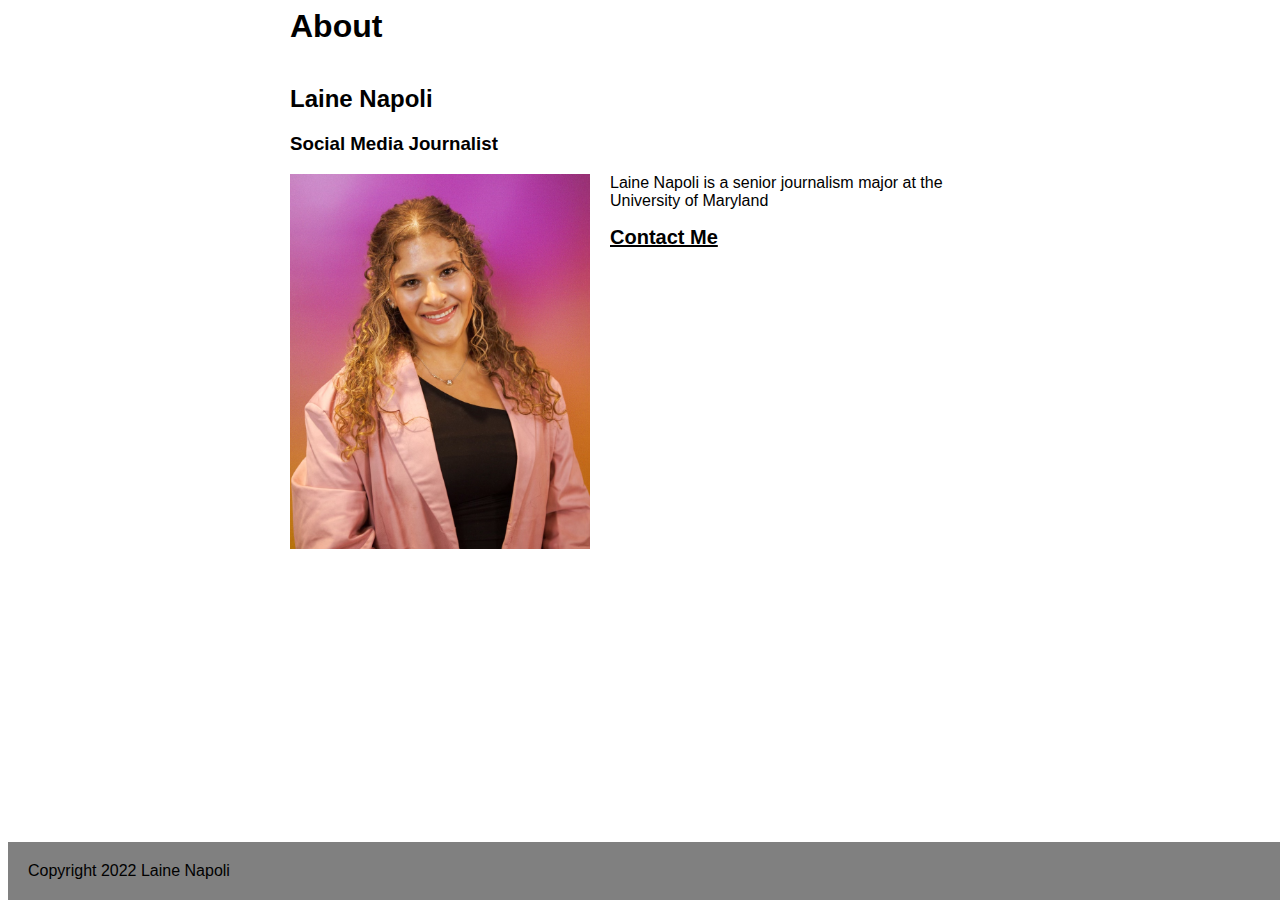
<file: midterm-prep/midterm-prep2.html>
<!DOCTYPE html>

<html lang="en">
    
<head>
    
<meta charset="utf-8">
<meta name="viewport" content="width=device-width, initial-scale=1, shrink-to-fit=no">

<title>Laine Napoli Midterm Prep</title>

<link href="style.css" rel="stylesheet">
    
</head>
    
<body>
    
<div id="info">
    <h1>About</h1>
    <h2>Laine Napoli</h2>
    <h3>Social Media Journalist</h3>
    
    <img src="laine-headshot2%20copy.png" alt="a photo of me" id="headshot">
    
    <p>Laine Napoli is a senior journalism major at the University of Maryland</p>
    
    <div id="contact">
        <a href="mailto:lainenapoli21@gmail.com">Contact Me</a>
    </div>
</div>
    
<div id="footer">
    Copyright 2022 Laine Napoli
</div>

</body>
</file>
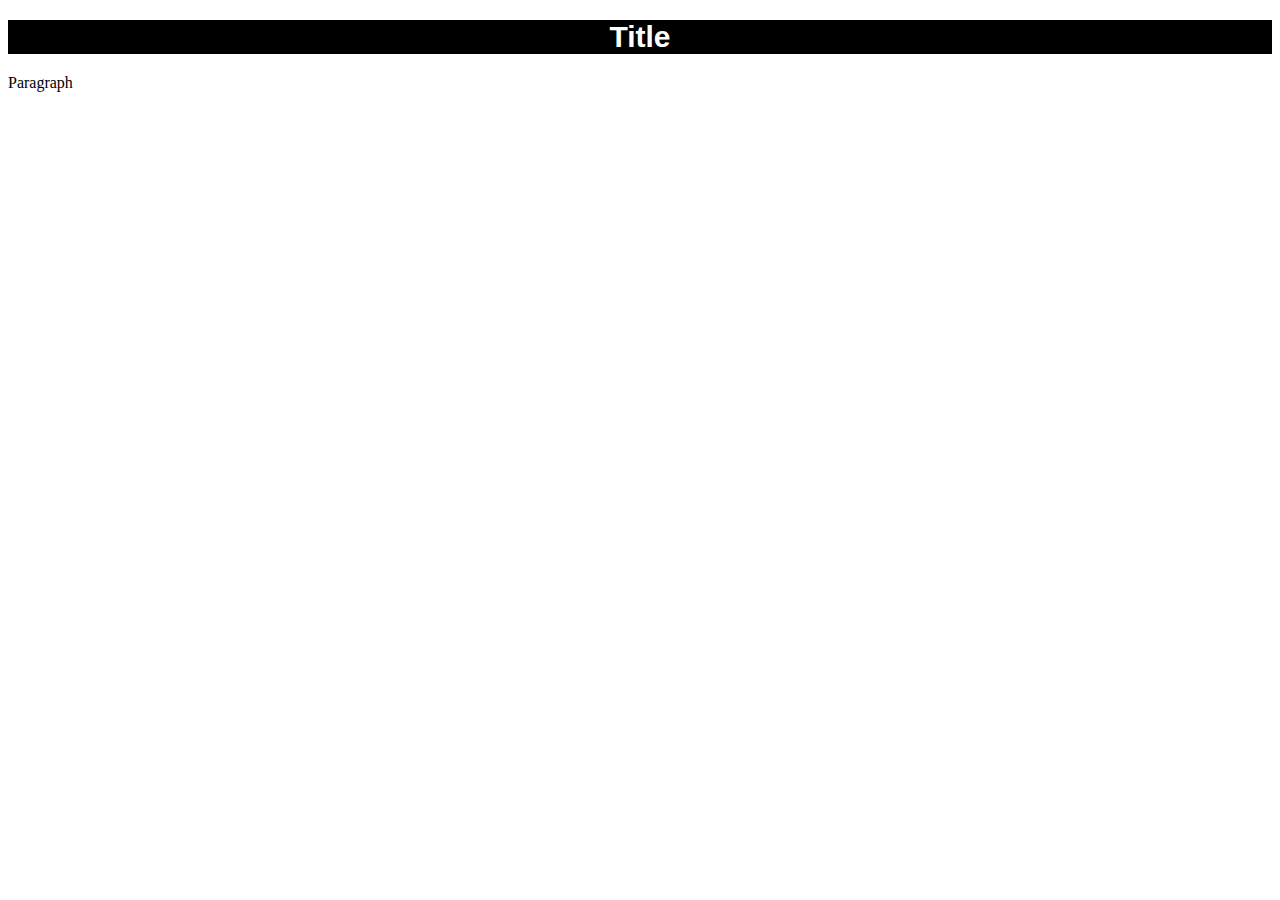
<file: styling-assignment/assignment.html>
<!DOCTYPE html>
<html lang="en">
<head>
    <link href="style.css" rel=stylesheet>
    <title>Stytled Text</title>
</head>
    
<body>
    <h1>
        Title
    </h1>
    <p>Paragraph</p>
</body>
    
</html>
</file>
<file: final-project/style.css>
@media {
    .leadimage {
        width:100%;
    }
    
    .caption {
        font-family:'Muli', Sans-Serif;
        font-size:10px;
        font-weight:lighter; 
        color:darkgrey;
    }
    
    h1 {
        font-family: 'Merriweather', Serif;
        font-size: 16px;
        font-weight:bolder;
        color:black;
        text-align:center;
    }
    
    h2 {
        font-family:'Muli', Sans-Serif;
        font-size:16px;
        font-weight:bold;
        color:#741476;
        text-align:center;
        text-transform:capitalize;
    }
    
    h3 {
        font-family:'Muli', Sans-Serif;
        font-size:16px;
        font-weight:normal;
        color:darkgrey;
        text-align:center;
    }
    
    h4{
        font-family:'Merriweather', Serif;
        font-size:16px;
        font-weight:bold;
        color:#741476;
        text-align:left;  
    }
    
    .bodytext {
        font-family:'Muli', Sans-Serif;
        font-size:14px;
        font-weight:normal;
        color:black;
    }
    
    .quoteline-top {
        width:100%;
        color:#741476;
        align-content:center;
    }
    
    .quotetext {
        font-family:'Merriweather', Serif;
        font-size:16px;
        font-weight:bolder;
        color:black;
        text-align:center;
    }
    
    .quoteattribution{
        font-family:'Merriweather', Serif;
        font-size:16px;
        font-weight:bold;
        color:#741476;
        text-align:center;
    }
    
     .quoteline-bottom {
        width:100%;
        color:#741476;
        align-content:center;
    }
    
     .quotemark {
        font-size:100px;
        float:left;
        color:#741476;
        padding: 0px 10px 0px 0px;
        line-height:.6;
    }
    
     .bodyimage {
        width:100%;
        align-content:center;
    }
}

@media (min-width: 576px) {
    .caption {
        font-size:10px;
    }
    
    h1 {
        font-size: 30px;
    }
    
    h2 {
        font-size:20px;
    }
    
    h3 {
        font-size:20px;
    }
    
    h4{
        font-size:20px;  
    }
    
    .bodytext {
        font-size:15px;
    }
    
    
    .quotetext {
        font-size:20px;
    }
    
    .quoteattribution{
        font-size:20px;
    }
    
     .quotemark {
        line-height:.8;
    }

}

@media (min-width: 992px) {
    .caption {
        font-size:12px;
    }
    
    h1 {
        font-size: 40px;
    }
    
    h2 {
        font-size:30px;
    }
    
    h3 {
        font-size:20px;
    }
    
    h4{
        font-size:20px;  
    }
    
    .bodytext {
        font-size:16px;
    }s
    
    .quotetext {
        font-size:20px;
    }
    
    .quoteattribution{
        font-size:20px;
    }
    
}

@media (min-width: 1200px) {
     .caption {
        font-size:14px;
    }
    
    h1 {
        font-size: 45px;
    }
    
    h2 {
        font-size:35px;
    }
    
    h3 {
        font-size:25px;
    }
    
    h4{
        font-size:25px;  
    }
    
    .bodytext {
        font-size:20px;
    }s
    
    .quotetext {
        font-size:25px;
    }
    
    .quoteattribution{
        font-size:25px;
    }
    
}
</file>
<file: midterm-prep/style.css>
@media {

#headshot {
    width: 300px;
    float:none;
    margin: 0px 20px 0px 0px;
}
/*step 1*/
/*step 5 (float)*/
/*step 6 (margin)*/

body {
    font-family:Arial, san-serif;
}
/*step 2*/

#contact a {
    color:black;
    font-weight:bold;
    font-size:20px;
}

#contact a:hover {
    color:red;
}
/*step 3*/

#info {
    width:100%;
    margin:auto;
}
/*step 4*/

h1{
    margin: 0px 0px 40px 0px;
}
/*step 6 (margin)*/

#footer {
 position:fixed; 
 bottom:0px;
 background-color:grey;
 width:100%;
 padding:20px 0px 20px 20px;
}
/*step 8*/
    
}
/*step 7 (media query)*/

@media (min-width:576px) {

#headshot {
    float:left;
}

#info {
    width:700px;
}
    
}
/*step 7 (media query)*/
</file>
<file: online-portfolio-project/style.css>
/*Media Query Start*/
@media {
    /*Phone styles here*/
    /*Topper Start*/
#topper {
    background-color:#EDB3A4; 
}

#squares {
    padding: 0px 0px 0px 0px;
    display:none;
}

.bgcolor1 {
    background-color:#DC7A52;
    width:100px;
    margin: 0px 0px 0px 0px;
    height: 50%;
}

.bgcolor2 {
    background-color:#E39382;
    width:100px;
    margin: 0px 0px 0px 0px;
    height: 50%;
}


#headshot {
    width:300px;
    padding:0px;
    margin:20px 0px 20px 40px;
    border-radius:200px;
}

#button {
    background-color:#DE806A;
    color:white;
    font-family:sans-serif;
    border:0px;
    border-radius: 10px;
    padding:10px 30px 10px 30px;
    margin: 20px;
}

.button a:hover {
     color:#DC7A52;
}
/*Topper End*/

/*Nav Start*/
.nav {
    background-color:#F1C6AE;
    padding: 20px 0px 20px 20px;
    border: none;
    color:white;
    font-weight:normal;
    text-transform:capitalize; 
}
    
.nav a:hover {
     color:#DC7A52;
}
/*Nav End*/

/*Body Start*/
#body {
    background-color:#F9DBBD;
}
/*Body End*/

/*Headers Start*/
#Head {
    Font-Family:'Raleway';
    Font-Size: 44px;
}

h1 {
    font-size:80px;
    font-family:'Raleway';
    font-weight:bold;
    color:white;
    text-align:center;
}

h2 {
    font-size:60px;
    font-family:Sans-Serif;
    font-weight:bold;
    color:white;
    text-align:center;
}

h3 {
    font-size:60px;
    font-family:'Raleway';
    color:white;
    text-transform:uppercase;
    font-weight:bold;
    text-align:left;
}
/*Headers End*/

/*Experience Start*/
#Title {
    font-size:20px;
    font-family:Sans-Serif;
    color:white;
    text-transform:uppercase;
    font-weight:bold;
    text-align:left;
}

#Company {
    font-size:20px;
    font-family:Sans-Serif;
    color:white;
    font-weight:normal; 
    font-style:italic;
    text-align:left;
}

#Date {
    font-size:20px;
    font-family:Sans-Serif;
    color:white;
    font-weight:normal;
    text-align:left;
}

#Description {
    font-size:20px;
    font-family:'Open Sans';
    color:#DE806A; 
    font-weight:normal;
    text-align:right
}
/*Experience End*/

/*Skills Start*/
#skills {
    font-size:20px;
    font-family:'Open Sans';
    font-weight:normal;
    color:#DE806A;
}
/*Skills End*/

/*Education Start*/
#Degree {
    font-size:20px;
    font-family:Sans-Serif;
    color:white;
    font-weight:bold; 
    text-align:left;
}

#University {
    font-size:20px;
    font-family:'Open Sans';
    font-weight:normal;
    color:#DE806A; 
    font-style:italic;
    text-align:left;
}

#date {
    font-size:20px;
    font-family:Sans-Serif;
    color:#DE806A;
    font-weight:normal;
    text-align:left;
}
/*Education End*/

/*Footer Start*/
#footer {
    background-color:#F1C6AE;
    font-family:'Raleway';
    color:white;
    font-style:italic;
    text-transform:bold;
    padding: 20px 0px 20px 20px;
    border: none;
    }
/*Footer End*/
}

@media (min-width: 576px) {
    /*Tablet-only styles here*/
    #squares {
    padding: 0px 0px 0px 0px;
    display:block;
}
}

@media (min-width: 992px) {
    /*Desktop-only styles here*/
}
/*Media Query End*/
</file>
<file: quote-assignment/style.css>
/*
MY COLOR PALETTE
Orange - #EB7347
Orange/Pink - #EE7A64
Coral - #F18E7E
Light Pink - #F8B0A0
Pale Pink - #FBC4AB
Tan Pink - #FFDAB9
Sage - #C8D29D
Green - #8A9B46
*/

body {
    background-color:#FFE9D6;
    text-align:center;
}

div {
    width: 300px;
    height: 300px;
    text-align:center;
    font-size:44px;
    font-family: 'Courgette', cursive;
    color:#EE7A64;
    border:3px solid #C8D29D;
    padding:60px 30px 10px 30px;
    margin:auto;
}

#highlight {
    color:#8A9B46;
    font-weight:bold;
}
</file>
<file: button-assignment/style.css>
.red-button {
    background-color:red;
    color:white;
    font-size:30px;
    border:none;
    width:200px;
}
</file>
<file: contact-button-assignment/style.css>
body {
    background-color:#FFDAB9;
    text-align:center;
}

button {
    background-color:#C8D29D;
    color:#F18E7E;
    font-family:'Open Sans', Sans-Serif;
    font-weight:normal;
    width:185px;
    padding:10px;
    margin-top:50px;
    border-radius:8px;
    border:none;
}

button:hover {
    background-color:#8A9B46;
}

h1{
    font-family: 'Raleway', Sans-Serif;
    font-weight:bold;
    color:#EB7347;
}

h2 {
    font-family: 'Open Sans', Sans-Serif;
    font-weight:normal;
    color:#EE7A64;
}
</file>
<file: final-project/css-frame.css>
@media {
    /*Phone styles here*/
    /*This media query targets any screen smaller than 576px wide (see below)*/
    .leadimage {
        width:100%;
    }
    
    #caption {
        font-family:"Arial";
        font-size:12px;
        font-weight:lighter; 
        color:darkgrey;
    }
    
    h1 {
        font-family:"Raleway";
        font-size:40px;
        font-weight:bolder;
        color:black;
        text-align:center;
    }
    
    h2 {
        font-family:"Arial";
        font-size:30px;
        font-weight:bold;
        color:#741476;
        text-align:center;
        text-transform:capitalize;
    }
    
    h3 {
        font-family:"Arial";
        font-size:20px;
        font-weight:normal;
        color:darkgrey;
        text-align:center;
    }
    
    #sectionheader {
        font-family:"Arial";
        font-size:18px;
        font-weight:bold;
        color:#741476;
        text-align:left;
    }
    
    #bodytext {
        font-family:"Arial";
        font-size:16px;
        font-weight:normal;
        color:black;
    }
    
    .quoteline-top {
        width:100%;
        color:#741476;
        align-content:center;
    }
    
    .quotetext {
        font-family:"Raleway";
        font-size:18px;
        font-weight:bolder;
        color:black;
        text-align:center;
    }
    
    .quoteattribution{
        font-family:"Arial";
        font-size:18px;
        font-weight:bold;
        color:darkgrey;
        text-align:center;
    }
    
     .quoteline-bottom {
        width:100%;
        color:#741476;
        align-content:center;
    }
    
     .quotemark {
        font-size:100px;
        float:left;
        color:#741476
    }
    
     .bodyimage {
        width:100%;
        align-content:center;
    }
}

@media (min-width: 576px) {
    /*Tablet-only styles here*/
    /*This media query targets any screen that is at least 576px wide (but smaller than 992px wide (see below)*/
}

@media (min-width: 992px) {
    /*Desktop-only styles here*/
    /*This media query targets any screen that is at least 992px wide*/
}

@media (min-width: 1200px) {
    /*Large-Desktop-only styles here*/
    /*This media query targets any screen that is at least 1200px wide*/
}
</file>
<file: styling-assignment/style.css>
h1
        {
            background-color:black;
            color:white;
            font-family:arial;
            font-size:30px;
            text-align:center;
        }
</file>
